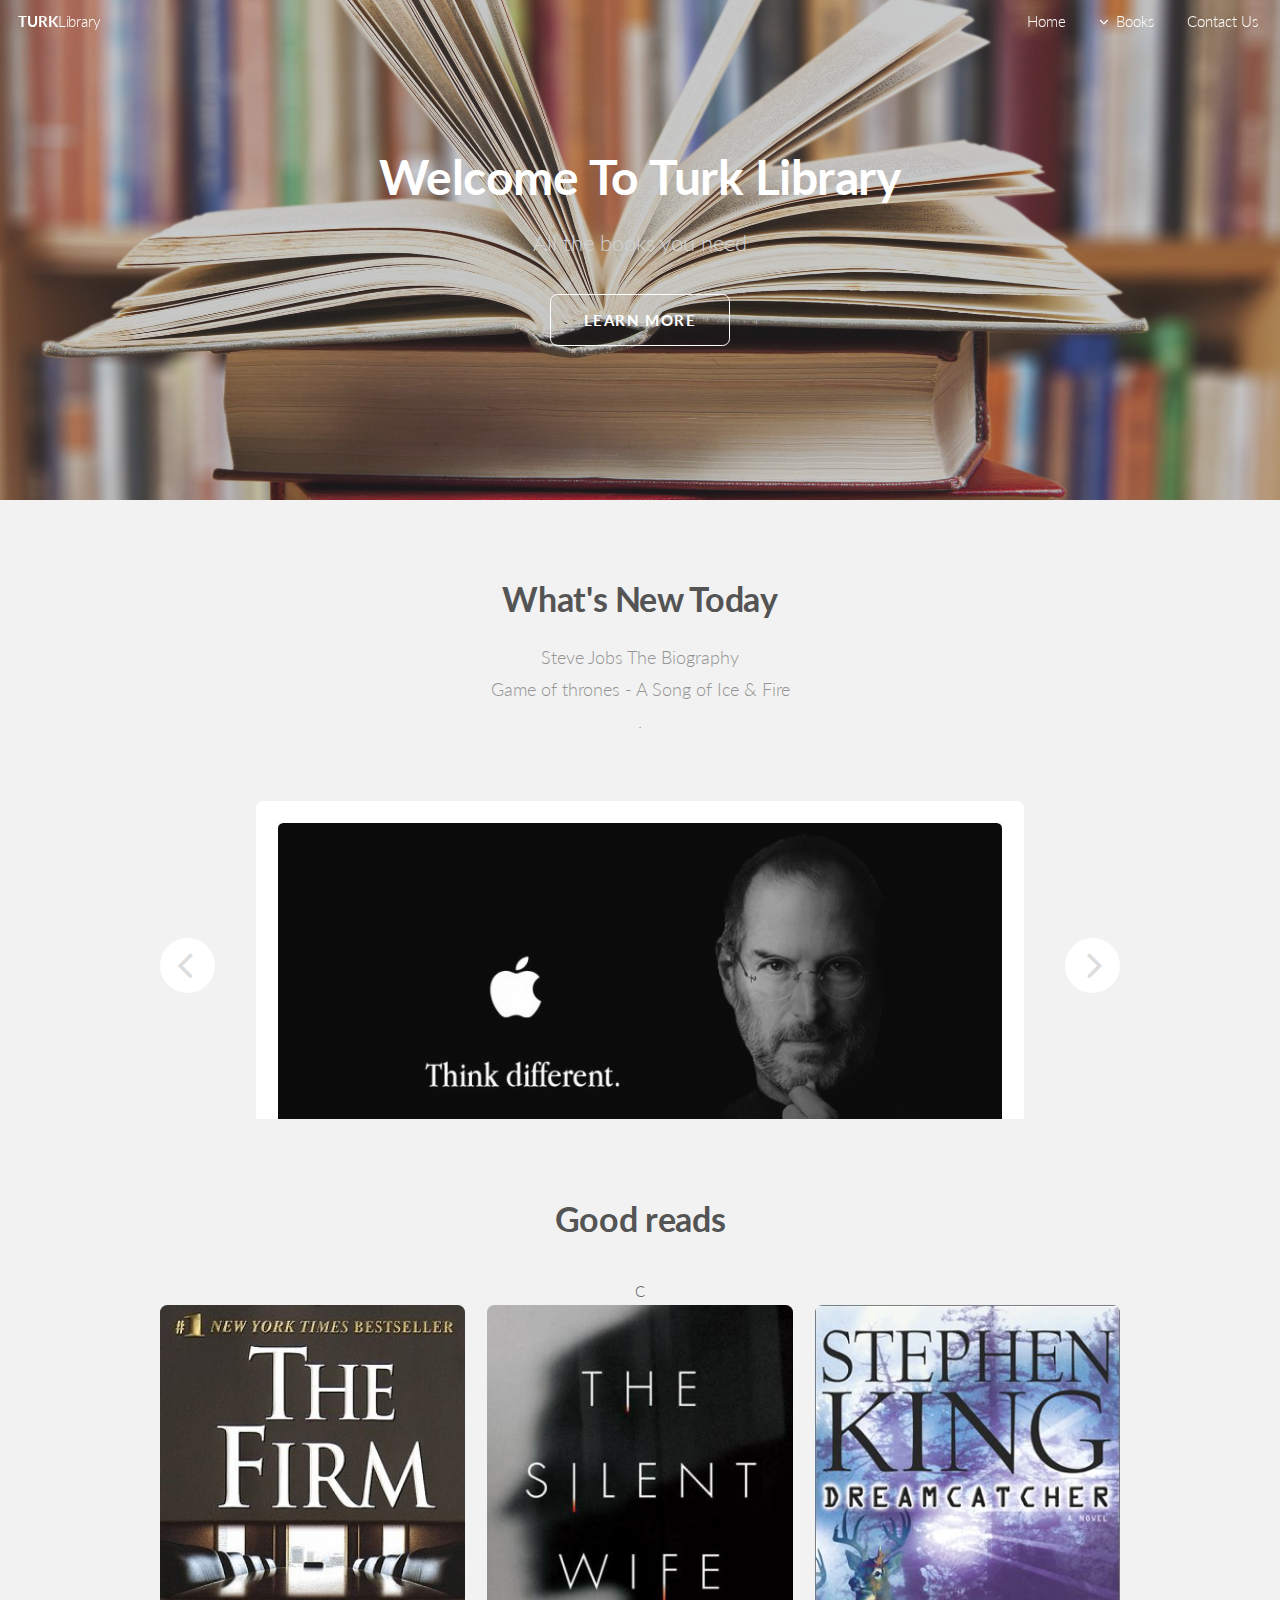
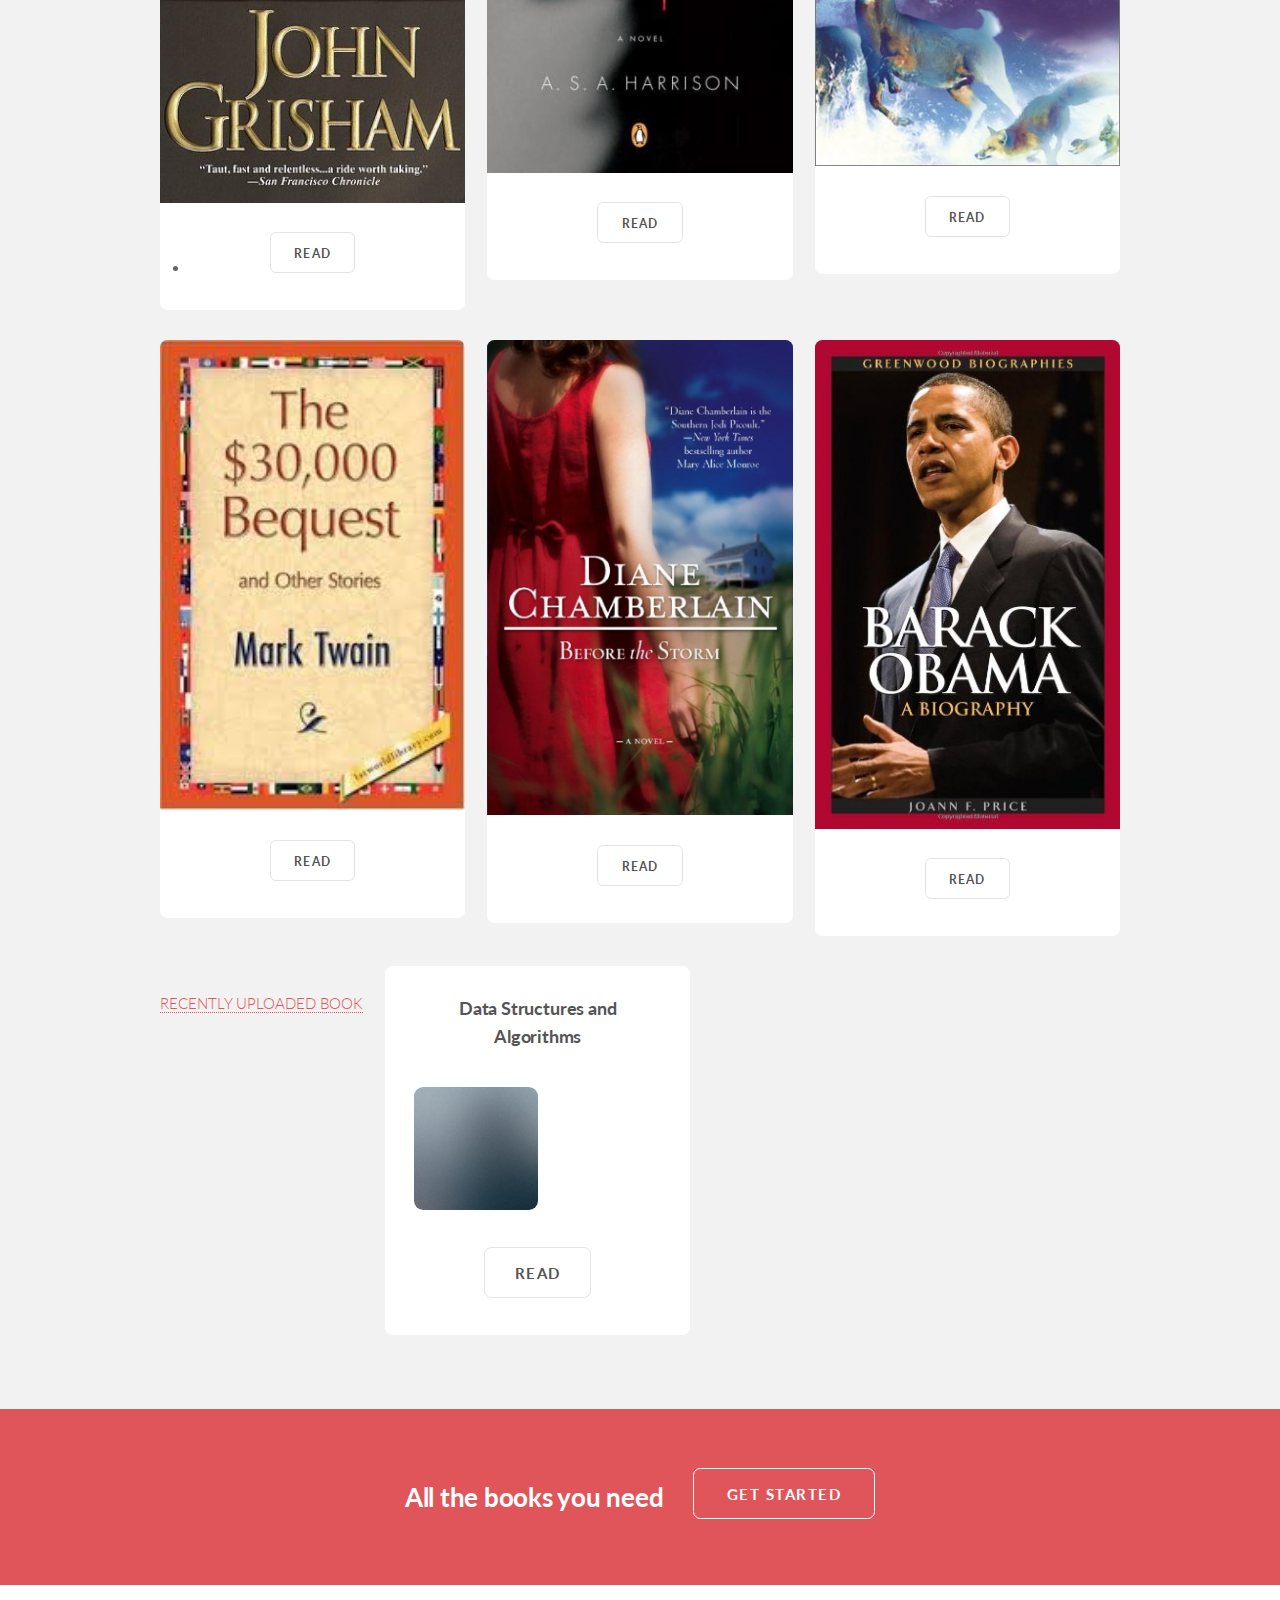
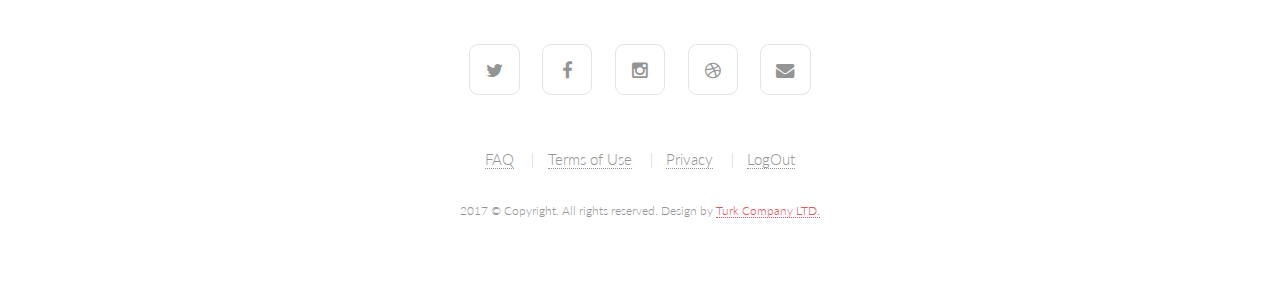
<file: ebookedited/index.html>
<!DOCTYPE HTML>

<html>
	<head>
		<title> Turk Library </title>
		<meta http-equiv="content-type" content="text/html; charset=utf-8" />
		<meta name="description" content="" />
		<meta name="keywords" content="" />
		<script src="js/jquery.min.js"></script>
		<script src="js/jquery.dropotron.min.js"></script>
		<script src="js/jquery.scrollgress.min.js"></script>
		<script src="js/jquery.scrolly.min.js"></script>
		<script src="js/jquery.slidertron.min.js"></script>
		<script src="js/skel.min.js"></script>
		<script src="js/skel-layers.min.js"></script>
		<script src="js/init.js"></script>
		<noscript>
			<link rel="stylesheet" href="css/skel.css" />
			<link rel="stylesheet" href="css/style.css" />
			<link rel="stylesheet" href="css/style-xlarge.css" />
		</noscript>

	</head>
	<body class="landing">

		<!-- Header -->
			<header id="header" class="alt skel-layers-fixed">
				<h1><a href="index.html">TURK<span>Library</span></a></h1>
				<nav id="nav">
					<ul>
						<li><a href="index.html">Home</a></li>
						<li>
							<a href="" class="icon fa-angle-down">Books</a>
							<ul>
								<li><a href="left-sidebar.html">History & Biography </a></li>
								<li><a href="right-sidebar.html">Education </a></li>
								<li><a href="no-sidebar.html"> Fiction</a></li>
							</ul>
						</li>
						<li><a href="elements.html"> Contact Us </a></li>
					</ul>
				</nav>
			</header>

	
			<section id="banner">
				<div class="inner">
					<h2> Welcome To Turk Library </h2>
					<p>All the books you need </p>
					<ul class="actions">
						<li><a href="#one" class="button big scrolly">Learn More</a></li>
					</ul>
				</div>
			</section>

		<!-- One -->
			<section id="one" class="wrapper style1">
				<div class="container">
					<header class="major">
						<h2>What's New Today </h2>
						<p> Steve Jobs The Biography <br />
						 Game of thrones - A Song of Ice & Fire <br />
						 .</p>
					</header>
					<div class="slider">
						<span class="nav-previous"></span>
						<div class="viewer">
							<div class="reel">
								<div class="slide">
									<img src="images/SJ.jpg" alt=" Game of thrones" />
								</div>
								<div class="slide">
									<img src="images/got.jpg" alt="" />
								</div>
								<div class="slide">
									<img src="images/slide03.jpg" alt="" />
								</div>
							</div>
						</div>
						<span class="nav-next"></span>
					</div>
				</div>
			</section>
			
		<!-- Two -->
			
		<!-- Three -->
			<section id="three" class="wrapper style1">
				<div class="container">
					<header class="major">
						<h2>Good reads</h2>C
					</header>
					<div class="row">
						<div class="4u 6u(2) 12u$(3)">
							<article class="box post">
								<a href="books/John Grisham-The Broker-Doubleday (2005).pdf" class="image fit"><img src="images/jg2.jpg" alt="" /></a>
									<li><a href="books/John Grisham-The Broker-Doubleday (2005).pdf" class="button"> Read </a></li>
								</ul>
							</article>
						</div>
						<div class="4u 6u$(2) 12u$(3)">
							<article class="box post">
								<a href="#" class="image fit"><img src="images/tsw.jpg" alt="" /></a>
								
								<ul class="actions">
									<li><a href="books/A. S. A. Harrison-The Silent Wife.epub" class="button">Read</a></li>
								</ul>
							</article>
						</div>
						<div class="4u$ 6u(2) 12u$(3)">
							<article class="box post">
								<a href="#" class="image fit"><img src="images/sk.jpg" alt="" /></a>
								<ul class="actions">
									<li><a href="books/Walter Isaacson-Steve Jobs  -Simon & Schuster (2011).pdf" class="button">Read</a></li>
								</ul>
							</article>
						</div>
						<div class="4u 6u$(2) 12u$(3)">
							<article class="box post">
								<a href="#" class="image fit"><img src="images/$30,000.jpg" alt="" /></a>
								<ul class="actions">
									<li><a href="books/Eoin Colfer-Artemis Fowl, Book 6 The Time Paradox (2008).pdf" class="button">Read</a></li>
								</ul>
							</article>
						</div>
						<div class="4u 6u(2) 12u$(3)">
							<article class="box post">
								<a href="#" class="image fit"><img src="images/bts.jpg" alt="" /></a>
								<ul class="actions">
									<li><a href="books/John Grisham-The Broker-Doubleday (2005).pdf" class="button">Read</a></li>
								</ul>
							</article>
						</div>
						<div class="4u$ 6u$(2) 12u$(3)">
							<article class="box post">
								<a href="#" class="image fit"><img src="images/bo.jpg" alt="" /></a>
								<ul class="actions">
									<li><a href="books/Stephen R. Lawhead-Avalon_ The Return of King Arthur-HarperTorch (2000).pdf" class="button">Read</a></li>
								</ul>
							</article>
						</div>
						
						<div><br><a>RECENTLY UPLOADED BOOK</a></br></div>
						
						
						<div class="4u$ 6u$(2) 12u$(3)">
							<article class="box post">
							<h3>Data Structures and Algorithms<h3>
								<p></p>
								<a href="#" class="image fit"><img src="images/pic09.jpg" alt="" /></a>
								<ul class="actions">
									<li><a href="books/new.pdf" class="button">Read</a></li>
								</ul>
							</article>
						</div>
						
					</div>
				</div>
			</section>
			
		<!-- CTA -->
			<section id="cta" class="wrapper style3">
				<h2>All the books you need</h2>
				<ul class="actions">
					<li><a href="http://google.com" class="button big">Get Started</a></li>
				</ul>
			</section>
			
		<!-- Footer -->
			<footer id="footer">
				<ul class="icons">
					<li><a href="http://twitter.com" class="icon fa-twitter"><span class="label">Twitter</span></a></li>
					<li><a href="http://facebook.com" class="icon fa-facebook"><span class="label">Facebook</span></a></li>
					<li><a href="http://instagram.com" class="icon fa-instagram"><span class="label">Instagram</span></a></li>
					<li><a href="http://dribble.com" class="icon fa-dribbble"><span class="label">Dribbble</span></a></li>
					<li><a href="http://gmail.com" class="icon fa-envelope"><span class="label">Envelope</span></a></li>
				</ul>
				<ul class="menu">
					<li><a href="#">FAQ</a></li>
					<li><a href="#">Terms of Use</a></li>
					<li><a href="#">Privacy</a></li>
					<li><a href="logout.php">LogOut</a></li>
				</ul>
				<span class="copyright">
					2017 &copy; Copyright. All rights reserved. Design by <a href="#">Turk Company LTD.</a>
				</span>
			</footer>

	</body>
</html>
</file>
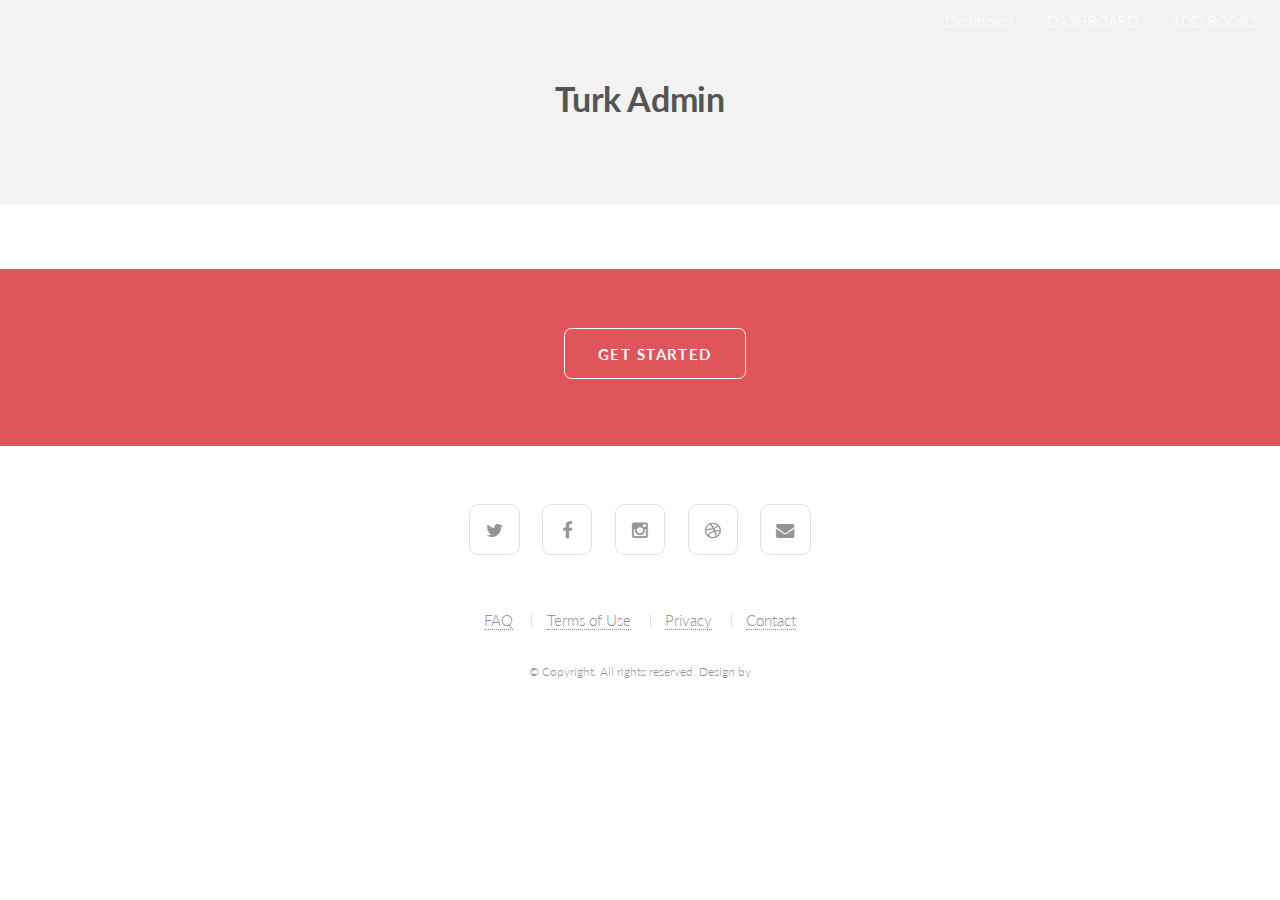
<file: ebookedited/admin/index.html>
<!DOCTYPE HTML>

<html>
	<head>
		<title> </title>
		<meta http-equiv="content-type" content="text/html; charset=utf-8" />
		<meta name="description" content="" />
		<meta name="keywords" content="" />
		<!--[if lte IE 8]><script src="css/ie/html5shiv.js"></script><![endif]-->
		<script src="js/jquery.min.js"></script>
		<script src="js/jquery.dropotron.min.js"></script>
		<script src="js/jquery.scrollgress.min.js"></script>
		<script src="js/jquery.scrolly.min.js"></script>
		<script src="js/jquery.slidertron.min.js"></script>
		<script src="js/skel.min.js"></script>
		<script src="js/skel-layers.min.js"></script>
		<script src="js/init.js"></script>
		<noscript>
			<link rel="stylesheet" href="css/skel.css" />
			<link rel="stylesheet" href="css/style.css" />
			<link rel="stylesheet" href="css/style-xlarge.css" />
		</noscript>
		<!--[if lte IE 9]><link rel="stylesheet" href="css/ie/v9.css" /><![endif]-->
		<!--[if lte IE 8]><link rel="stylesheet" href="css/ie/v8.css" /><![endif]-->
	</head>
	<body class="landing">

		<!-- Header -->
			<header id="header" class="alt skel-layers-fixed">
				<h1><a href="index.html"> <span></span></a></h1>
				<nav id="nav">
					<ul>
						<li><a href="index.html">Dashboard</a></li>
						<li><a href="no-sidebar.html">DASHBOARD</a></li>
						<li><a href="elements.html">ADD BOOKS</a></li>
					</ul>
				</nav>
			</header>

		<!-- One -->
			<section id="one" class="wrapper style1">
				<div class="container">
					<header class="major">
						<h2> Turk Admin
						</h2>
						<p><br />
						<br />
						</p>
					</header>
					
			</section>
			
		
			
		<!-- CTA -->
			<section id="cta" class="wrapper style3">
				<h2></h2>
				<ul class="actions">
					<li><a href="#" class="button big">Get Started</a></li>
				</ul>
			</section>
			
		<!-- Footer -->
			<footer id="footer">
				<ul class="icons">
					<li><a href="#" class="icon fa-twitter"><span class="label">Twitter</span></a></li>
					<li><a href="#" class="icon fa-facebook"><span class="label">Facebook</span></a></li>
					<li><a href="#" class="icon fa-instagram"><span class="label">Instagram</span></a></li>
					<li><a href="#" class="icon fa-dribbble"><span class="label">Dribbble</span></a></li>
					<li><a href="#" class="icon fa-envelope"><span class="label">Envelope</span></a></li>
				</ul>
				<ul class="menu">
					<li><a href="#">FAQ</a></li>
					<li><a href="#">Terms of Use</a></li>
					<li><a href="#">Privacy</a></li>
					<li><a href="#">Contact</a></li>
				</ul>
				<span class="copyright">
					&copy; Copyright. All rights reserved. Design by <a href=""></a>
				</span>
			</footer>

	</body>
</html>
</file>
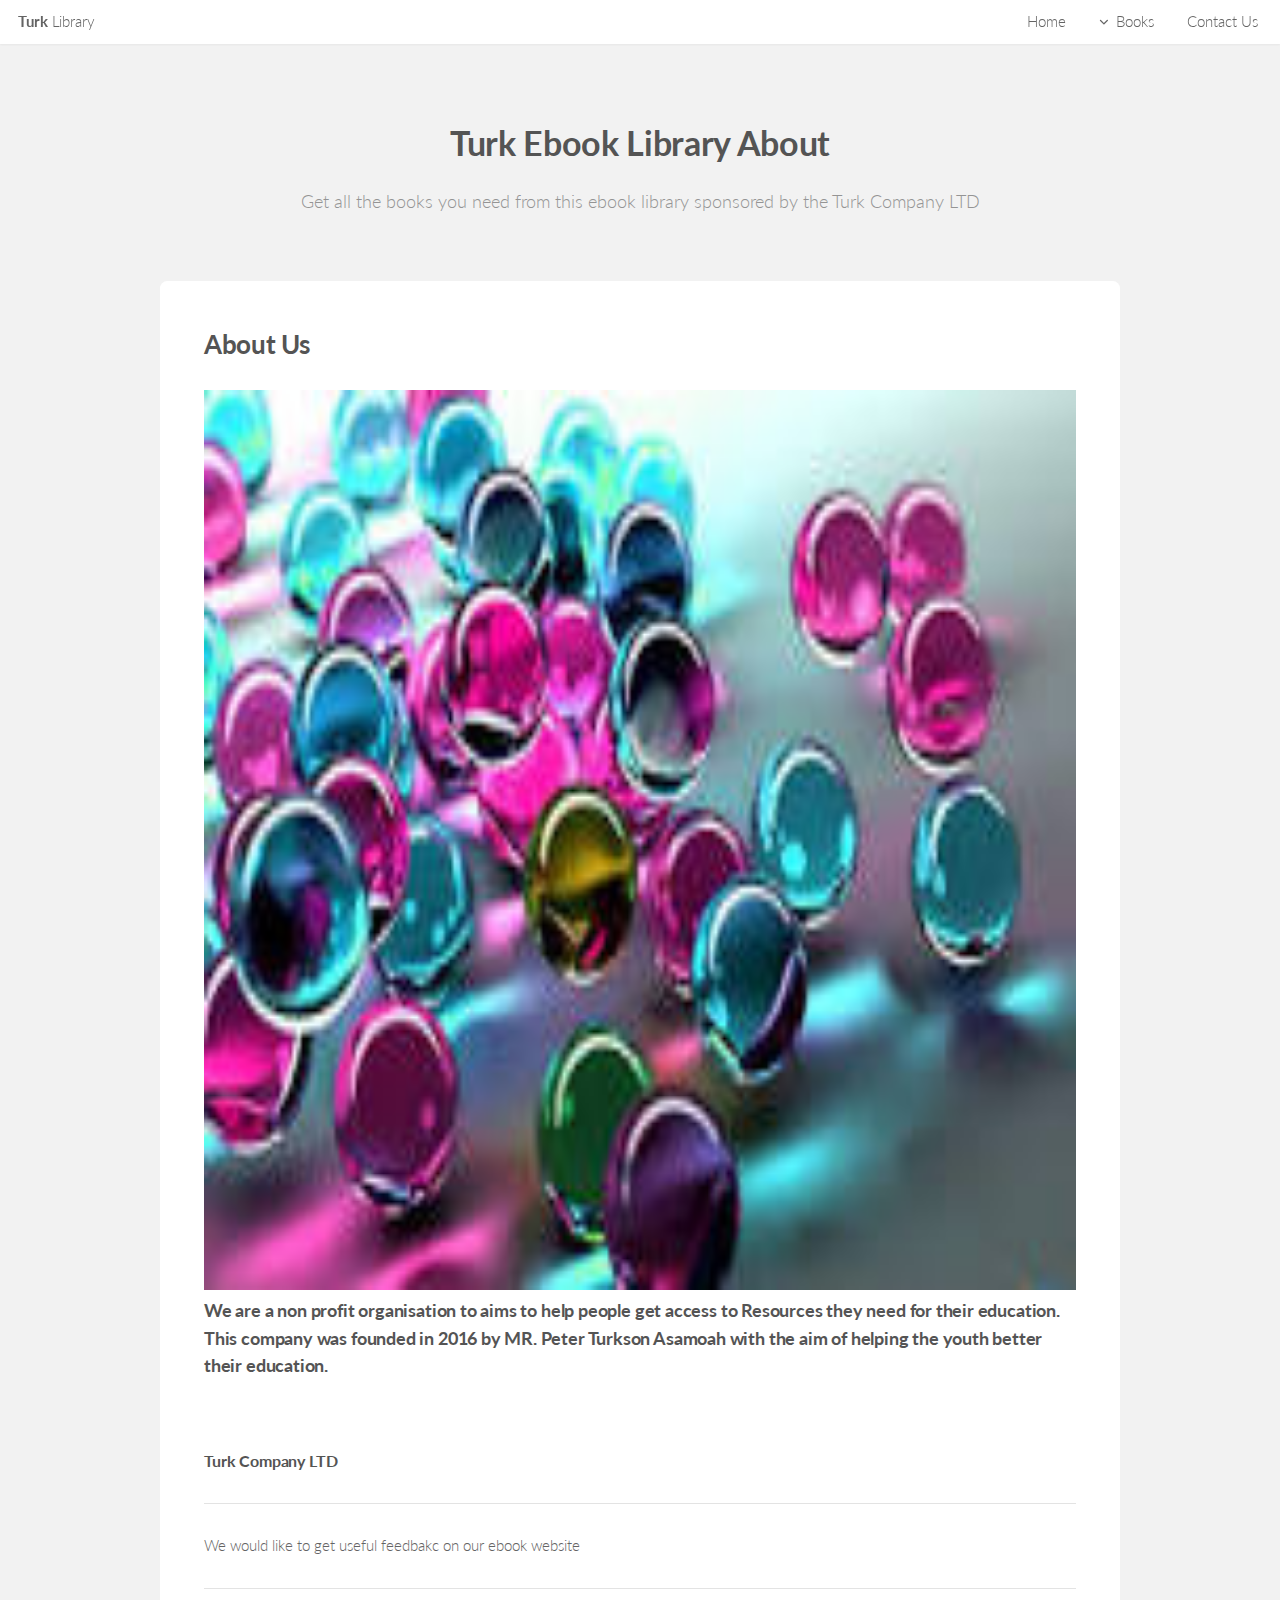
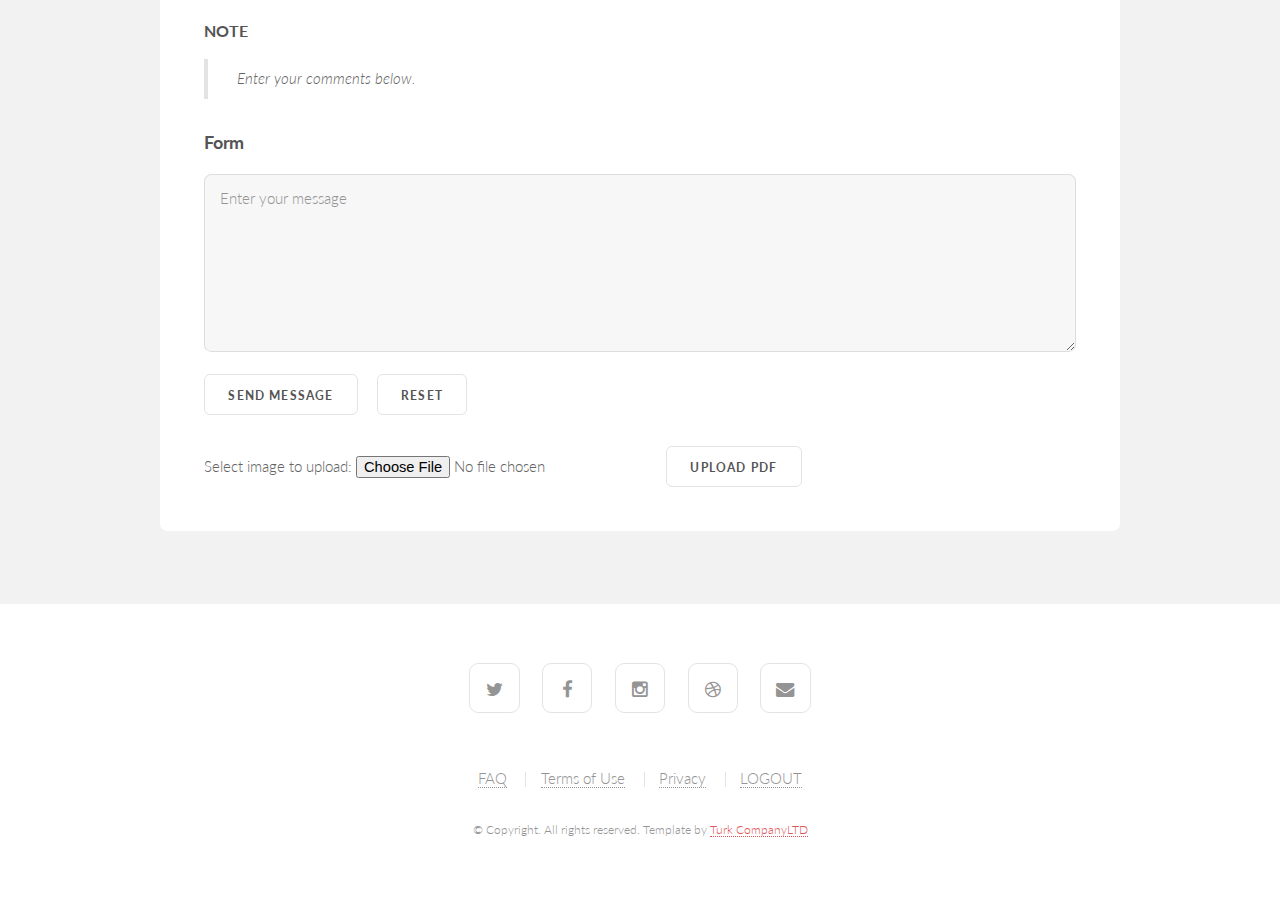
<file: ebookedited/elements.html>
<!DOCTYPE HTML>

<html>
	<head>
		<title> Turk | Contact Us </title>
		<meta http-equiv="content-type" content="text/html; charset=utf-8" />
		<meta name="description" content="" />
		<meta name="keywords" content="" />
		<!--[if lte IE 8]><script src="css/ie/html5shiv.js"></script><![endif]-->
		<script src="js/jquery.min.js"></script>
		<script src="js/jquery.dropotron.min.js"></script>
		<script src="js/jquery.scrollgress.min.js"></script>
		<script src="js/jquery.scrolly.min.js"></script>
		<script src="js/jquery.slidertron.min.js"></script>
		<script src="js/skel.min.js"></script>
		<script src="js/skel-layers.min.js"></script>
		<script src="js/init.js"></script>
		<noscript>
			<link rel="stylesheet" href="css/skel.css" />
			<link rel="stylesheet" href="css/style.css" />
			<link rel="stylesheet" href="css/style-xlarge.css" />
		</noscript>
		<!--[if lte IE 9]><link rel="stylesheet" href="css/ie/v9.css" /><![endif]-->
		<!--[if lte IE 8]><link rel="stylesheet" href="css/ie/v8.css" /><![endif]-->
	</head>
	<body>

		<!-- Header -->
			<header id="header" class="skel-layers-fixed">
			<h1><a href="index.html">Turk <span>Library</span></a></h1>	
				<nav id="nav">
					<ul>
						<li><a href="index.html">Home</a></li>
						<li>
							<a href="" class="icon fa-angle-down">Books</a>
							<ul>
								<li><a href="left-sidebar.html">History & Biography</a></li>
								<li><a href="right-sidebar.html">Education</a></li>
								<li><a href="no-sidebar.html">Fiction</a></li>
							</ul>
						</li>
						<li><a href="elements.html"> Contact Us</a></li>
					</ul>
				</nav>
			</header>

		<!-- Main -->
			<section id="main" class="wrapper style1">
				<header class="major">
					<h2>Turk Ebook Library About </h2>
					<p>Get all the books you need from this ebook library sponsored by the Turk Company LTD</p>
				</header>
				<div class="container">
						
					<!-- Content -->
						<section id="content">

							<!-- Text -->
								<section>
									<h2> About Us </h2>
									<header>
										<img src="abt.jpg" alt="Group Photo" width="100%" height="900px">
										<h3>We are a non profit organisation to aims to help people get access to Resources they need for their education. 
											This company was founded in 2016 by MR. Peter Turkson Asamoah with the aim of helping the youth better their education.
										</h3>
									</header>
									<header>
										<br><br>
										<h4> Turk Company LTD</h4>
									</header>									
									<hr>
									We would like to get useful feedbakc on our ebook website

									<hr />

									<h4>NOTE</h4>
									<blockquote>Enter your comments below.</blockquote>
								</section>

							<!-- Form -->
								<section>
									<h3>Form</h3>
									<form method="post" action="#">
										<div class="row uniform">
											<div class="12u">
												<textarea name="message" id="message" placeholder="Enter your message" rows="6"></textarea>
											</div>
										</div>
										<div class="row uniform">
											<div class="12u">
												<ul class="actions">
													<li><input type="submit" value="Send Message" /></li>
													<li><input type="reset" value="Reset" class="alt" /></li>
												</ul>
											</div>
										</div>
									</form>
									<form action="images" method="post" enctype="multipart/form-data">
										Select image to upload:
										<input type="file" name="fileToUpload" id="fileToUpload">
										<input type="submit" value="Upload pdf" name="submit">
									</form>

								</section>
						</section>

				</div>
			</section>
			
		<!-- Footer -->
			<footer id="footer">
				<ul class="icons">
					<li><a href="http://twitter.com" class="icon fa-twitter"><span class="label">Twitter</span></a></li>
					<li><a href="http://facebook.com" class="icon fa-facebook"><span class="label">Facebook</span></a></li>
					<li><a href="http://instagram.com" class="icon fa-instagram"><span class="label">Instagram</span></a></li>
					<li><a href="http://dribble.com" class="icon fa-dribbble"><span class="label">Dribbble</span></a></li>
					<li><a href="http://gmail.com" class="icon fa-envelope"><span class="label">Envelope</span></a></li>
				</ul>
				<ul class="menu">
					<li><a href="http://gmail.com">FAQ</a></li>
					<li><a href="http://gmail.com">Terms of Use</a></li>
					<li><a href="http://gmail.com">Privacy</a></li>
					<li><a href="logout.php">LOGOUT</a></li>
				</ul>
				<span class="copyright">
			&copy; Copyright. All rights reserved. Template by <a href="http://www.google.com"> Turk CompanyLTD </a>	
				</span>
			</footer>

			<script>

function myFunction() {
    var input, filter, ul, li, a, i;
    input = document.getElementById("myInput");
    filter = input.value.toUpperCase();
    ul = document.getElementById("main");
    li = ul.getElementsByTagName("article");
    for (i = 0; i < li.length; i++) {
        a = li[i].getElementsByTagName("h3")[0];
        if (a.innerHTML.toUpperCase().indexOf(filter) > -1) {
            li[i].style.display = "";
        } else {
            li[i].style.display = "none";

        }
    }
}
</script>

	</body>
</html>
</file>
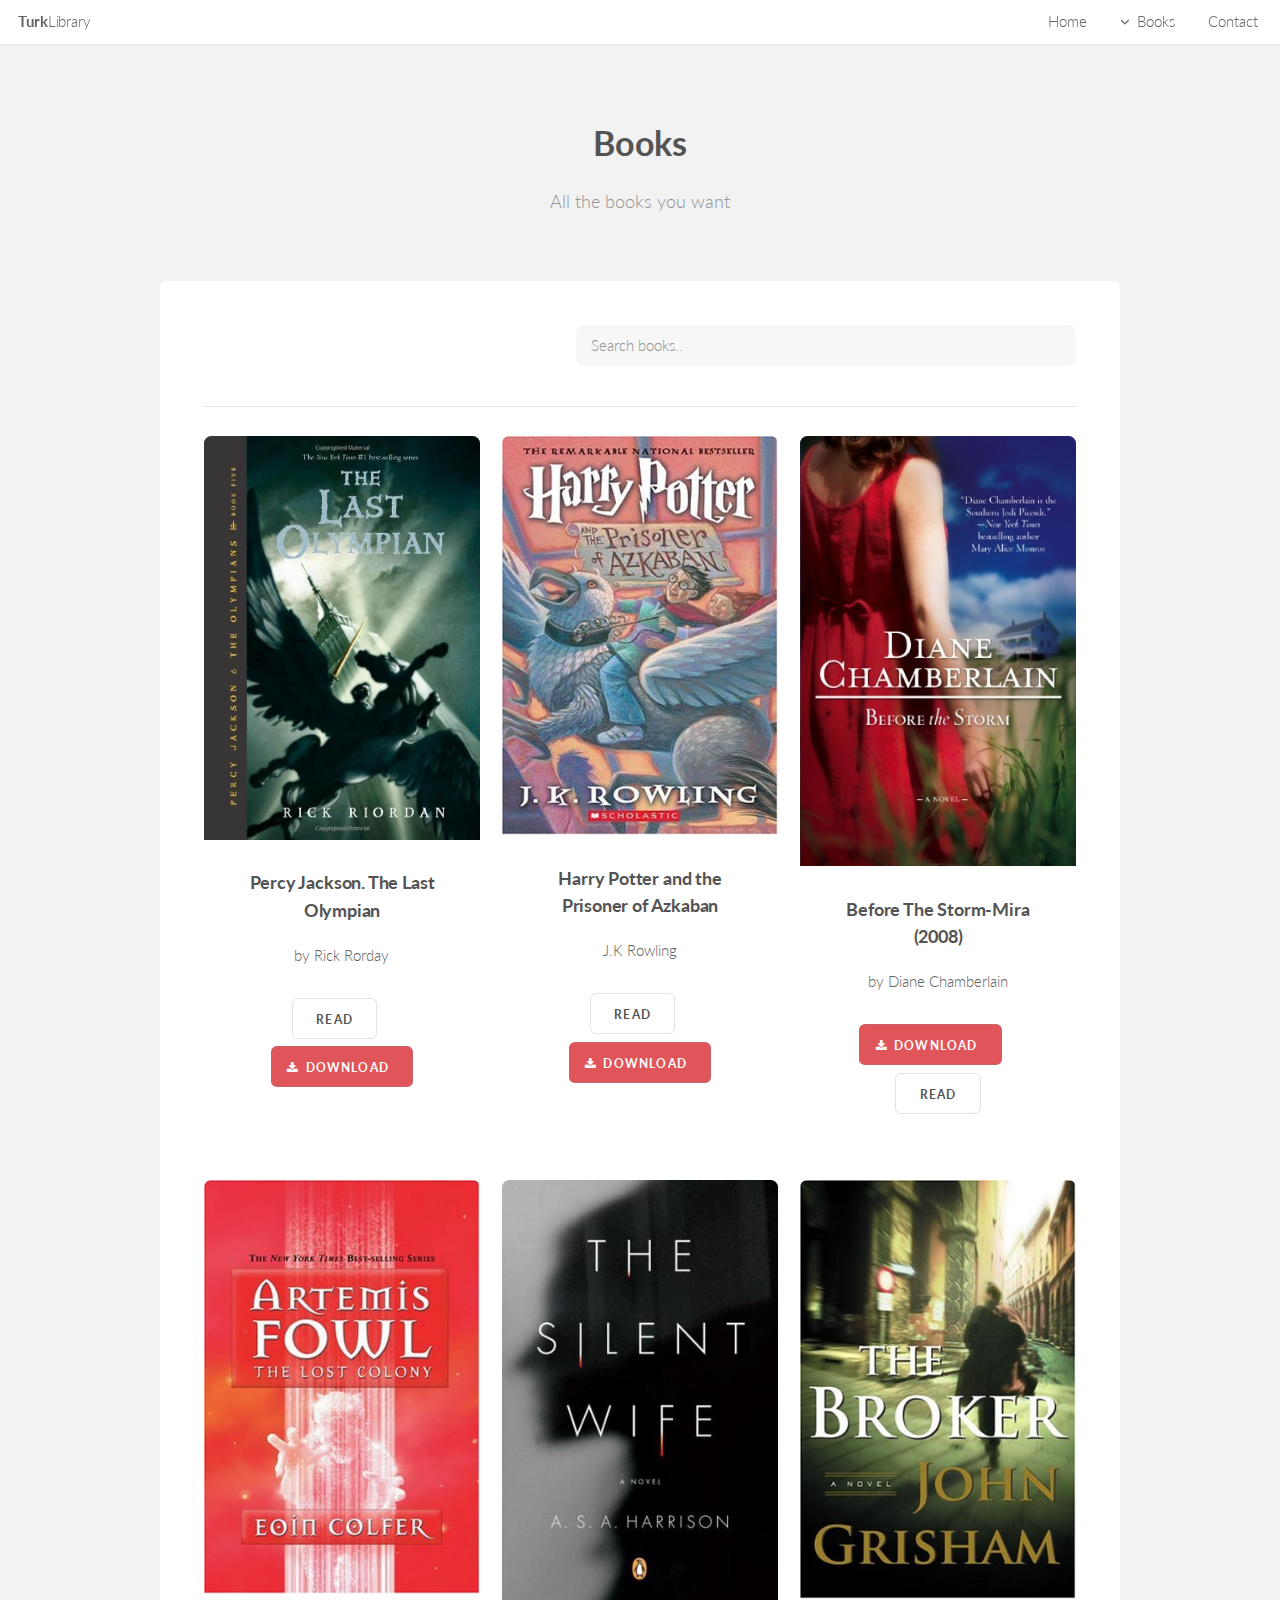
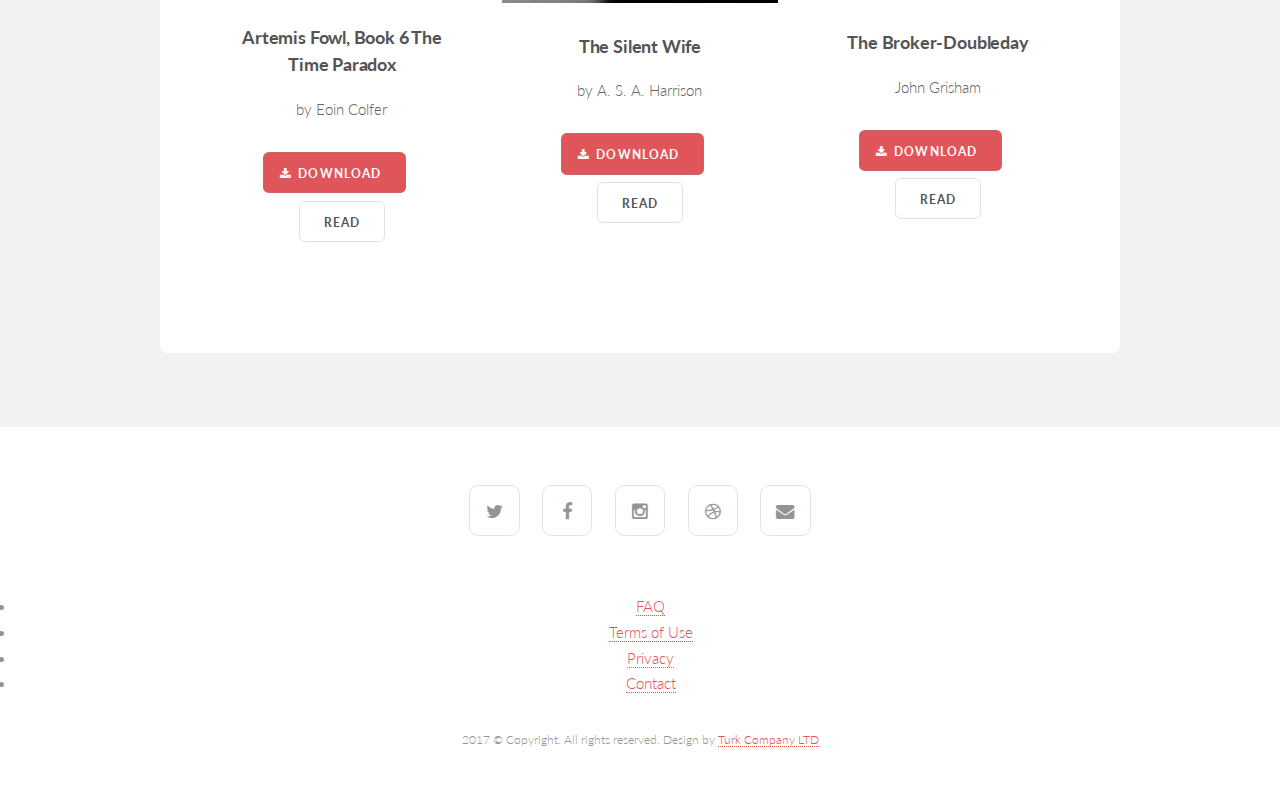
<file: ebookedited/no-sidebar.html>
<!DOCTYPE HTML>

<html>
	<head>
		<title>Books </title>

		<meta http-equiv="content-type" content="text/html; charset=utf-8" />
		<meta name="description" content="" />
		<meta name="keywords" content="" />
		<!--[if lte IE 8]><script src="css/ie/html5shiv.js"></script><![endif]-->
		<script src="js/jquery.min.js"></script>
		<script src="js/jquery.dropotron.min.js"></script>
		<script src="js/jquery.scrollgress.min.js"></script>
		<script src="js/jquery.scrolly.min.js"></script>
		<script src="js/jquery.slidertron.min.js"></script>
		<script src="js/skel.min.js"></script>
		<script src="js/skel-layers.min.js"></script>
		<script src="js/init.js"></script>
		<noscript>
			<link rel="stylesheet" href="css/skel.css" />
			<link rel="stylesheet" href="css/style.css" />
			<link rel="stylesheet" href="css/style-xlarge.css" />
		</noscript>
		<!--[if lte IE 9]><link rel="stylesheet" href="css/ie/v9.css" /><![endif]-->
		<!--[if lte IE 8]><link rel="stylesheet" href="css/ie/v8.css" /><![endif]-->
	</head>
	<body>

		<!-- Header -->
			<header id="header" class="skel-layers-fixed">
			<h1><a href="index.html"> Turk<span>Library</span></a></h1>	
				<nav id="nav">
					<ul>
						<li><a href="index.html">Home</a></li>
						<li>
							<a href="" class="icon fa-angle-down">Books</a>
							<ul>
								<li><a href="left-sidebar.html">History & Biograpy</a></li>
								<li><a href="right-sidebar.html">Education</a></li>
								<li><a href="no-sidebar.html">Fiction</a></li>
							</ul>
						</li>
						<li><a href="elements.html">Contact</a></li>
					</ul>
				</nav>
			</header>

		<!-- Main -->
			<section id="main" class="wrapper style1">
				<header class="major">
					<h2> Books </h2>
					<p>All the books you want</p>


				</header>
				<div class="container">
						
					<!-- Content -->
					<input type="text" id="myInput" onkeyup="myFunction()" placeholder="Search books.."><br><br><hr>
						<div class="row">
						<div class="4u 6u(2) 12u$(3)">
							<article class="box post">
								<a href="#" class="image fit"><img src="images/PJO5.jpg" alt="" /></a>
								<h3>Percy Jackson. The Last Olympian </h3>
								<p>by Rick Rorday</p>
								<ul class="actions">
									<li><a href="books/PJO5.pdf" class="button">Read</a></li>
									<li><a href="books/PJO5.pdf" class="button special icon fa-download" download="PJ05.pdf">Download</a></li>
								</ul>
							</article>
						</div>
						<div class="4u 6u$(2) 12u$(3)">
							<article class="box post" id="myUL">
								<a href="#" class="image fit"><img src="images/hppa.jpg" alt="Harry Potter" /></a>
								<h3>Harry Potter and the Prisoner of Azkaban</h3>
								<p>J.K Rowling</p>
								<ul class="actions">
									<li><a href="books/(Harry Potter 3) J.K. Rowling, Mary GrandPré-Harry Potter and the Prisoner of Azkaban-Scholastic (1999).pdf" class="button">Read</a></li>
									<li><a href="books/(Harry Potter 3) J.K. Rowling, Mary GrandPré-Harry Potter and the Prisoner of Azkaban-Scholastic (1999).pdf" class="button special icon fa-download" download="(Harry Potter 3) J.K. Rowling, Mary GrandPré-Harry Potter and the Prisoner of Azkaban-Scholastic (1999).pdf">Download</a></li>
								</ul>
							</article>
						</div>
						<div class="4u$ 6u(2) 12u$(3)">
							<article class="box post" id="myUL">
								<a href="#" class="image fit"><img src="images/bts.jpg" alt="" /></a>
								<h3>Before The Storm-Mira (2008)</h3>
								<p>by Diane Chamberlain</p>
								<ul class="actions">
									<li><a href="books/Diane Chamberlain-Before The Storm-Mira (2008).pdf" class="button special icon fa-download" download="Diane Chamberlain-Before The Storm-Mira (2008).pdf">Download</a></li>
									<li><a href="books/Diane Chamberlain-Before The Storm-Mira (2008).pdf" class="button">Read</a></li>
								</ul>
							</article>
						</div>
						<div class="4u 6u$(2) 12u$(3)">
							<article class="box post">
								<a href="#" class="image fit"><img src="images/af.jpg" alt="" /></a>
								<h3>Artemis Fowl, Book 6 The Time Paradox </h3>
								<p>by Eoin Colfer</p>
								<ul class="actions">
									<li><a href="books/Eoin Colfer-Artemis Fowl, Book 6 The Time Paradox (2008).pdf" class="button special icon fa-download" download="Eoin Colfer-Artemis Fowl, Book 6 The Time Paradox (2008).pdf">Download</a></li>
									<li><a href="books/Eoin Colfer-Artemis Fowl, Book 6 The Time Paradox (2008).pdf" class="button">Read</a></li>
								</ul>
							</article>
						</div>
						<div class="4u 6u(2) 12u$(3)">
							<article class="box post">
								<a href="#" class="image fit"><img src="images/tsw.jpg" alt="" /></a>
								<h3>The Silent Wife</h3>
								<p>by A. S. A. Harrison</p>
								<ul class="actions">
									<li><a href="books/A. S. A. Harrison-The Silent Wife.epub" class="button special icon fa-download" download="A. S. A. Harrison-The Silent Wife.epub">Download</a></li>
									<li><a href="books/A. S. A. Harrison-The Silent Wife.epub" class="button">Read</a></li>
								</ul>
							</article>
						</div>
						<div class="4u$ 6u$(2) 12u$(3)">
							<article class="box post">
								<a href="#" class="image fit"><img src="images/jg.jpg" alt="" /></a>
								<h3>The Broker-Doubleday </h3>
								<p>John Grisham</p>
								<ul class="actions">
									<li><a href="books/John Grisham-The Broker-Doubleday (2005).pdf" class="button special icon fa-download" download="John Grisham-The Broker-Doubleday (2005).pdf">Download</a></li>
									<li><a href="books/John Grisham-The Broker-Doubleday (2005).pdf" class="button">Read</a></li>
								</ul>
							</article>
						</div>
					</div>
				</div>
			</section>
			
			
		<!-- Footer -->
			<footer id="footer">
				<ul class="icons">
					<li><a href="#" class="icon fa-twitter"><span class="label">Twitter</span></a></li>
					<li><a href="#" class="icon fa-facebook"><span class="label">Facebook</span></a></li>
					<li><a href="#" class="icon fa-instagram"><span class="label">Instagram</span></a></li>
					<li><a href="#" class="icon fa-dribbble"><span class="label">Dribbble</span></a></li>
					<li><a href="#" class="icon fa-envelope"><span class="label">Envelope</span></a></li>
				</ul>
				<ul id="menu">
					<li><a href="#">FAQ</a></li>
					<li><a href="#">Terms of Use</a></li>
					<li><a href="#">Privacy</a></li>
					<li><a href="#">Contact</a></li>
				</ul>
				<span class="copyright">
					2017 &copy; Copyright. All rights reserved. Design by <a href="http://www.html5webtemplates.co.uk">Turk Company LTD</a>
				</span>
			</footer>
			<script>

function myFunction() {
    var input, filter, ul, li, a, i;
    input = document.getElementById("myInput");
    filter = input.value.toUpperCase();
    ul = document.getElementById("main");
    li = ul.getElementsByTagName("article");
    for (i = 0; i < li.length; i++) {
        a = li[i].getElementsByTagName("h3")[0];
        if (a.innerHTML.toUpperCase().indexOf(filter) > -1) {
            li[i].style.display = "";
        } else {
            li[i].style.display = "none";

        }
    }
}
</script>

	</body>
</html>
</file>
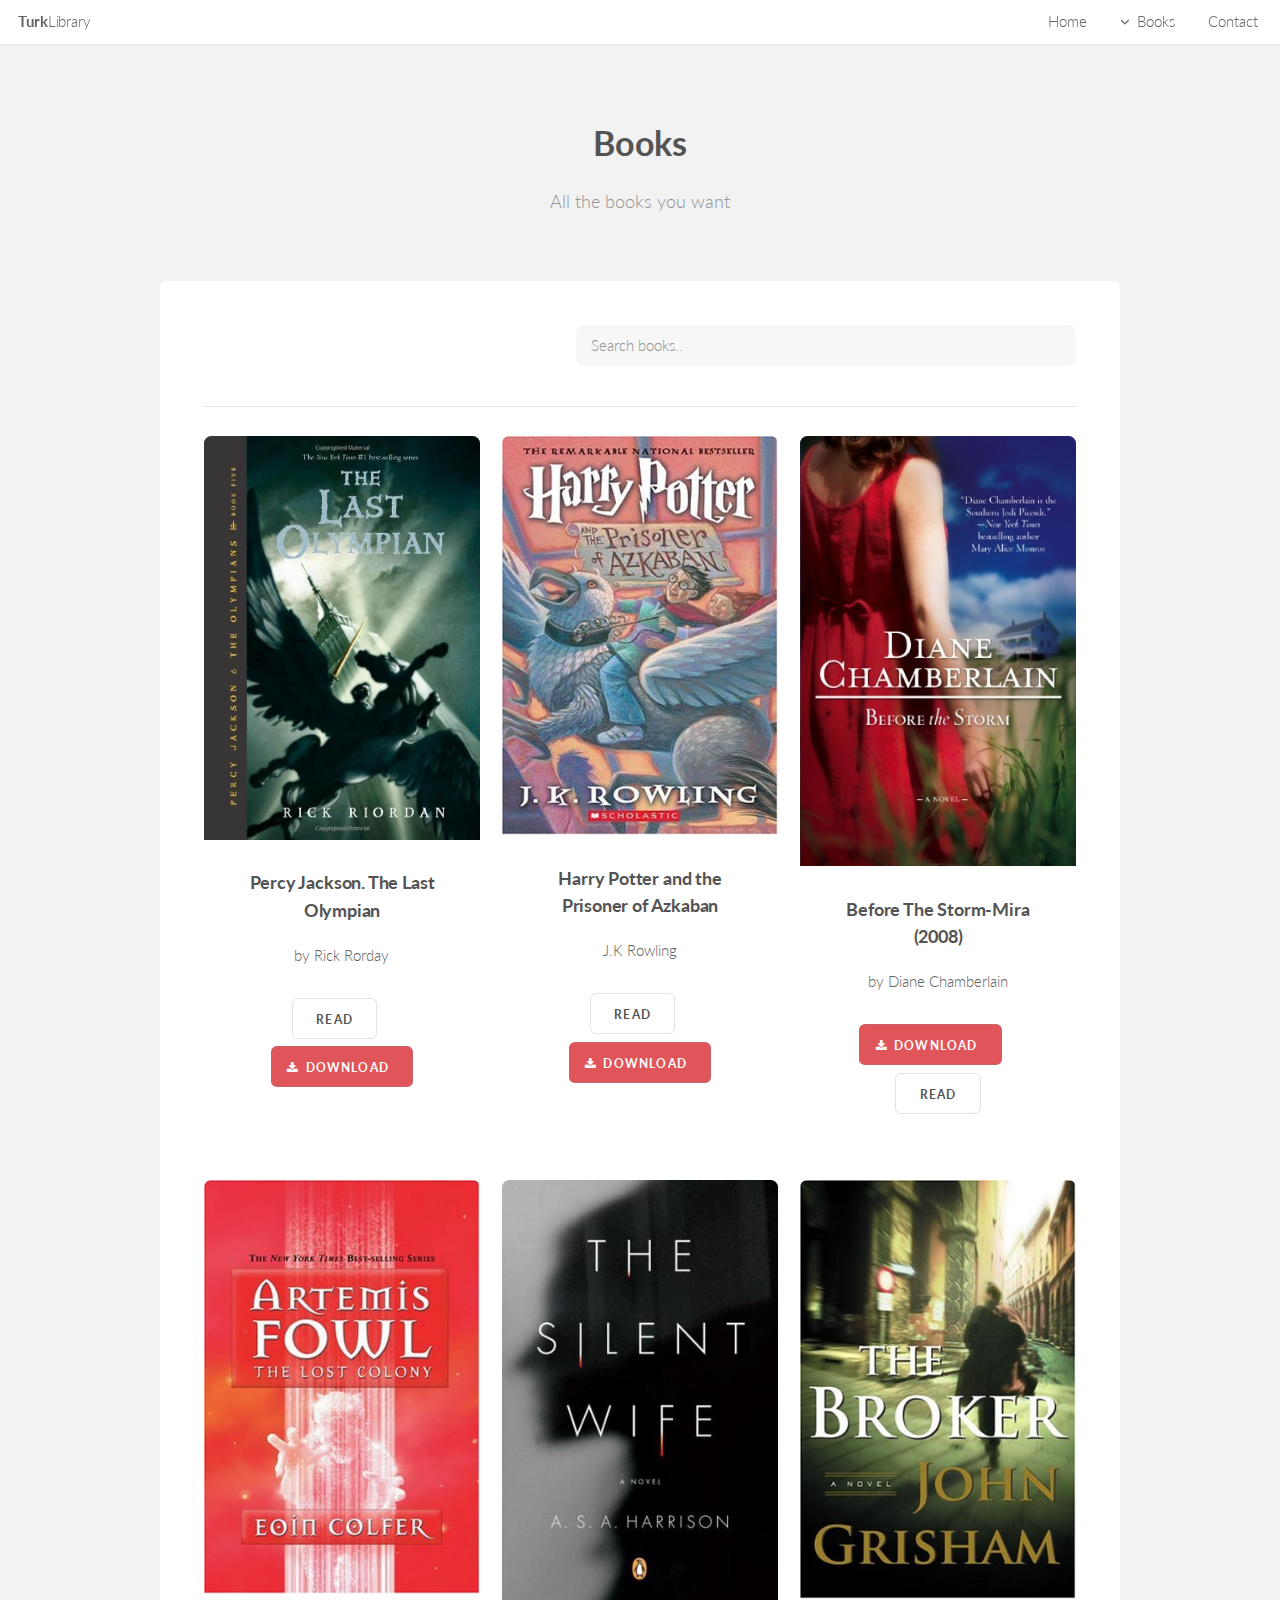
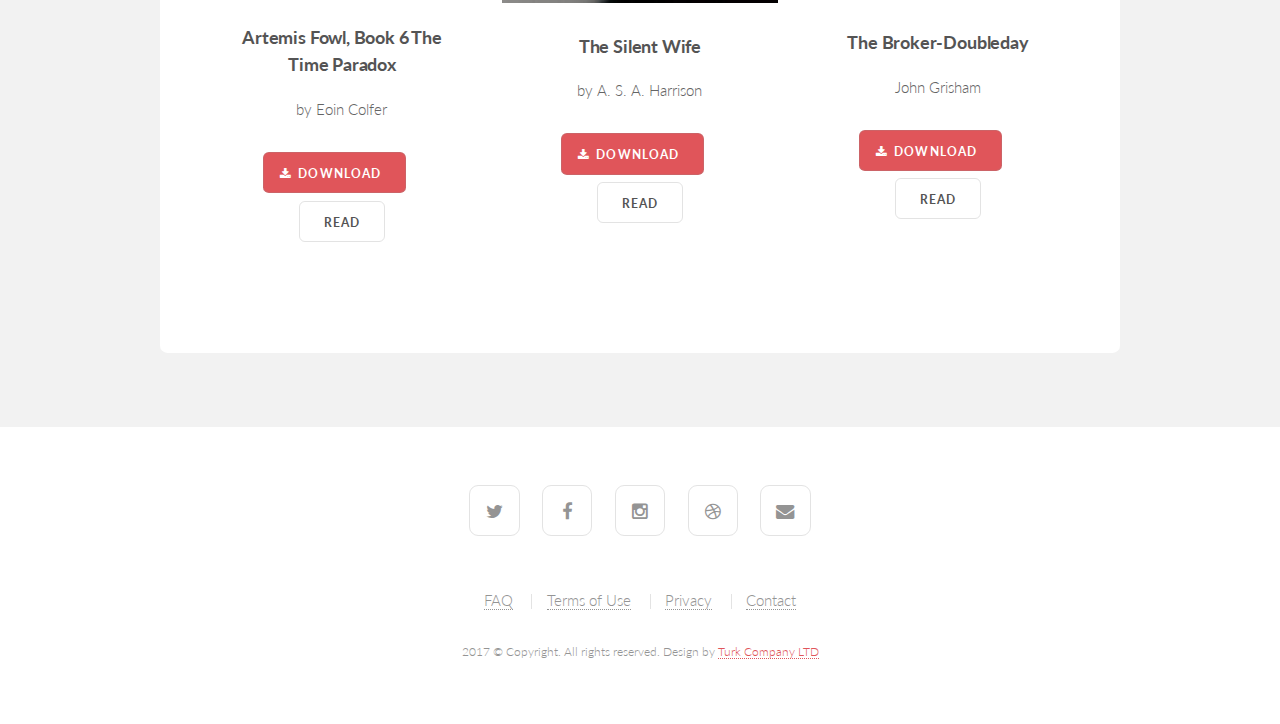
<file: ebookedited/right-sidebar.html>
<!DOCTYPE HTML>

<html>
	<head>
		<title> Books </title>
		<meta http-equiv="content-type" content="text/html; charset=utf-8" />
		<meta name="description" content="" />
		<meta name="keywords" content="" />
		<!--[if lte IE 8]><script src="css/ie/html5shiv.js"></script><![endif]-->
		<script src="js/jquery.min.js"></script>
		<script src="js/jquery.dropotron.min.js"></script>
		<script src="js/jquery.scrollgress.min.js"></script>
		<script src="js/jquery.scrolly.min.js"></script>
		<script src="js/jquery.slidertron.min.js"></script>
		<script src="js/skel.min.js"></script>
		<script src="js/skel-layers.min.js"></script>
		<script src="js/init.js"></script>
		<noscript>
			<link rel="stylesheet" href="css/skel.css" />
			<link rel="stylesheet" href="css/style.css" />
			<link rel="stylesheet" href="css/style-xlarge.css" />
		</noscript>
		<!--[if lte IE 9]><link rel="stylesheet" href="css/ie/v9.css" /><![endif]-->
		<!--[if lte IE 8]><link rel="stylesheet" href="css/ie/v8.css" /><![endif]-->
	</head>
	<body>

		<!-- Header -->
			<header id="header" class="skel-layers-fixed">
		<h1><a href="index.html">Turk<span>Library</span></a></h1>	
				<nav id="nav">
					<ul>
						<li><a href="index.html">Home</a></li>
						<li>
							<a href="" class="icon fa-angle-down">Books</a>
							<ul>
								<li><a href="left-sidebar.html">History & Biography</a></li>
								<li><a href="right-sidebar.html"> Education</a></li>
								<li><a href="no-sidebar.html">Fiction</a></li>
							</ul>
						</li>
						<li><a href="elements.html">Contact</a></li>
					</ul>
				</nav>
			</header>

		<!-- Main -->
			<section id="main" class="wrapper style1">
				<header class="major">
					<h2> Books </h2>
					<p>All the books you want</p>


				</header>
				<div class="container">
						
					<!-- Content -->
					<input type="text" id="myInput" onkeyup="myFunction()" placeholder="Search books.."><br><br><hr>
						<div class="row">
						<div class="4u 6u(2) 12u$(3)">
							<article class="box post">
								<a href="#" class="image fit"><img src="images/PJO5.jpg" alt="" /></a>
								<h3>Percy Jackson. The Last Olympian </h3>
								<p>by Rick Rorday</p>
								<ul class="actions">
									<li><a href="books/PJO5.pdf" class="button">Read</a></li>
									<li><a href="books/PJO5.pdf" class="button special icon fa-download" download="PJ05.pdf">Download</a></li>
								</ul>
							</article>
						</div>
						<div class="4u 6u$(2) 12u$(3)">
							<article class="box post" id="myUL">
								<a href="#" class="image fit"><img src="images/hppa.jpg" alt="Harry Potter" /></a>
								<h3>Harry Potter and the Prisoner of Azkaban</h3>
								<p>J.K Rowling</p>
								<ul class="actions">
									<li><a href="books/(Harry Potter 3) J.K. Rowling, Mary GrandPré-Harry Potter and the Prisoner of Azkaban-Scholastic (1999).pdf" class="button">Read</a></li>
									<li><a href="books/(Harry Potter 3) J.K. Rowling, Mary GrandPré-Harry Potter and the Prisoner of Azkaban-Scholastic (1999).pdf" class="button special icon fa-download" download="(Harry Potter 3) J.K. Rowling, Mary GrandPré-Harry Potter and the Prisoner of Azkaban-Scholastic (1999).pdf">Download</a></li>
								</ul>
							</article>
						</div>
						<div class="4u$ 6u(2) 12u$(3)">
							<article class="box post" id="myUL">
								<a href="#" class="image fit"><img src="images/bts.jpg" alt="" /></a>
								<h3>Before The Storm-Mira (2008)</h3>
								<p>by Diane Chamberlain</p>
								<ul class="actions">
									<li><a href="books/Diane Chamberlain-Before The Storm-Mira (2008).pdf" class="button special icon fa-download" download="Diane Chamberlain-Before The Storm-Mira (2008).pdf">Download</a></li>
									<li><a href="books/Diane Chamberlain-Before The Storm-Mira (2008).pdf" class="button">Read</a></li>
								</ul>
							</article>
						</div>
						<div class="4u 6u$(2) 12u$(3)">
							<article class="box post">
								<a href="#" class="image fit"><img src="images/af.jpg" alt="" /></a>
								<h3>Artemis Fowl, Book 6 The Time Paradox </h3>
								<p>by Eoin Colfer</p>
								<ul class="actions">
									<li><a href="books/Eoin Colfer-Artemis Fowl, Book 6 The Time Paradox (2008).pdf" class="button special icon fa-download" download="Eoin Colfer-Artemis Fowl, Book 6 The Time Paradox (2008).pdf">Download</a></li>
									<li><a href="books/Eoin Colfer-Artemis Fowl, Book 6 The Time Paradox (2008).pdf" class="button">Read</a></li>
								</ul>
							</article>
						</div>
						<div class="4u 6u(2) 12u$(3)">
							<article class="box post">
								<a href="#" class="image fit"><img src="images/tsw.jpg" alt="" /></a>
								<h3>The Silent Wife</h3>
								<p>by A. S. A. Harrison</p>
								<ul class="actions">
									<li><a href="books/A. S. A. Harrison-The Silent Wife.epub" class="button special icon fa-download" download="A. S. A. Harrison-The Silent Wife.epub">Download</a></li>
									<li><a href="books/A. S. A. Harrison-The Silent Wife.epub" class="button">Read</a></li>
								</ul>
							</article>
						</div>
						<div class="4u$ 6u$(2) 12u$(3)">
							<article class="box post">
								<a href="#" class="image fit"><img src="images/jg.jpg" alt="" /></a>
								<h3>The Broker-Doubleday </h3>
								<p>John Grisham</p>
								<ul class="actions">
									<li><a href="books/John Grisham-The Broker-Doubleday (2005).pdf" class="button special icon fa-download" download="John Grisham-The Broker-Doubleday (2005).pdf">Download</a></li>
									<li><a href="books/John Grisham-The Broker-Doubleday (2005).pdf" class="button">Read</a></li>
								</ul>
							</article>
						</div>
					</div>
				</div>
			</section>
			
			
		<!-- Footer -->
			<footer id="footer">
				<ul class="icons">
					<li><a href="#" class="icon fa-twitter"><span class="label">Twitter</span></a></li>
					<li><a href="#" class="icon fa-facebook"><span class="label">Facebook</span></a></li>
					<li><a href="#" class="icon fa-instagram"><span class="label">Instagram</span></a></li>
					<li><a href="#" class="icon fa-dribbble"><span class="label">Dribbble</span></a></li>
					<li><a href="#" class="icon fa-envelope"><span class="label">Envelope</span></a></li>
				</ul>
				<ul class="menu">
					<li><a href="#">FAQ</a></li>
					<li><a href="#">Terms of Use</a></li>
					<li><a href="#">Privacy</a></li>
					<li><a href="#">Contact</a></li>
				</ul>
				<span class="copyright">
						2017 &copy; Copyright. All rights reserved. Design by <a href="http://www.html5webtemplates.co.uk">Turk Company LTD</a>
				</span>
			</footer>

			<!-- Search bar -->
			<script>
			 function myFunction() {
    var input, filter, ul, li, a, i;
    input = document.getElementById("myInput");
    filter = input.value.toUpperCase();
    ul = document.getElementById("main");
    li = ul.getElementsByTagName("article");
    for (i = 0; i < li.length; i++) {
        a = li[i].getElementsByTagName("h3")[0];
        if (a.innerHTML.toUpperCase().indexOf(filter) > -1) {
            li[i].style.display = "";
        } else {
            li[i].style.display = "none";

        }
    }
	}
</script>

	</body>
</html>
</file>
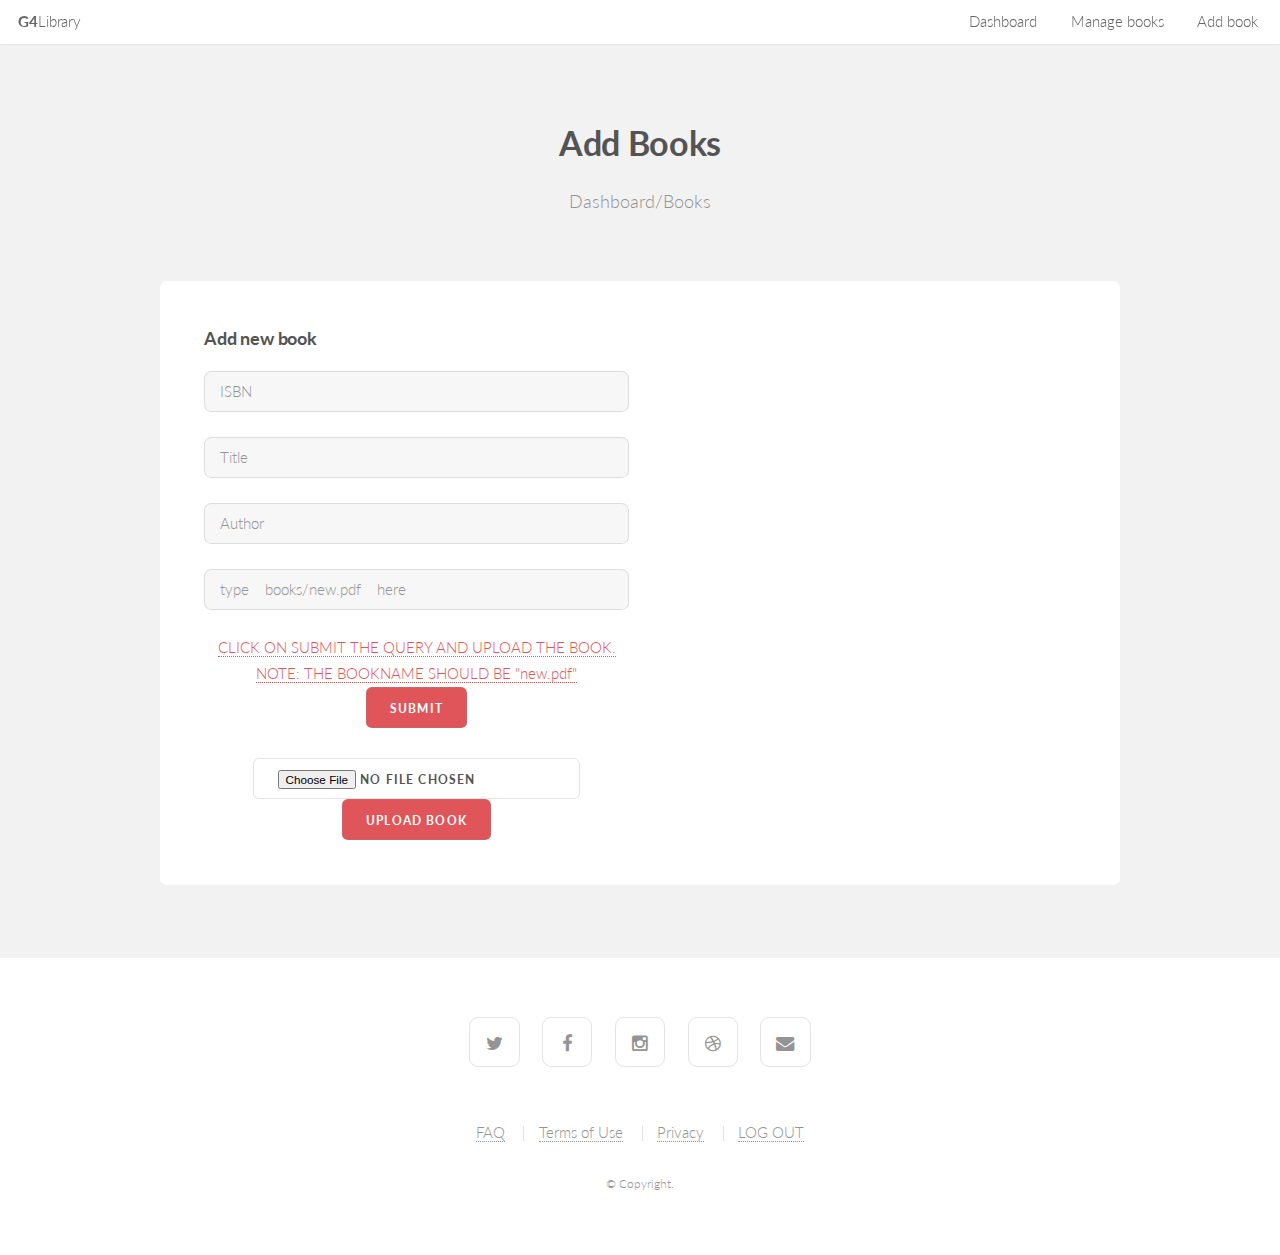
<file: ebookedited/admin/elements.html>
<!DOCTYPE HTML>

<html>
	<head>
		<title> Add Books</title>
		<meta http-equiv="content-type" content="text/html; charset=utf-8" />
		<meta name="description" content="" />
		<meta name="keywords" content="" />
		<!--[if lte IE 8]><script src="css/ie/html5shiv.js"></script><![endif]-->
		<script src="js/jquery.min.js"></script>
		<script src="js/jquery.dropotron.min.js"></script>
		<script src="js/jquery.scrollgress.min.js"></script>
		<script src="js/jquery.scrolly.min.js"></script>
		<script src="js/jquery.slidertron.min.js"></script>
		<script src="js/skel.min.js"></script>
		<script src="js/skel-layers.min.js"></script>
		<script src="js/init.js"></script>
		<noscript>
			<link rel="stylesheet" href="css/skel.css" />
			<link rel="stylesheet" href="css/style.css" />
			<link rel="stylesheet" href="css/style-xlarge.css" />
		</noscript>
		<!--[if lte IE 9]><link rel="stylesheet" href="css/ie/v9.css" /><![endif]-->
		<!--[if lte IE 8]><link rel="stylesheet" href="css/ie/v8.css" /><![endif]-->
	</head>
	<body>

				<!-- Header -->
			<header id="header" class="skel-layers-fixed">
			<h1><a href="index.html">G4<span>Library</span></a></h1>	
				<nav id="nav">
					<ul>
						<li><a href="no-sidebar.html">Dashboard</a></li>
						<li><a href="left-sidebar.html">Manage books</a></li>
						<li><a href="elements.html">Add book</a></li>
					</ul>
				</nav>
			</header>

		<!-- Main -->
			<section id="main" class="wrapper style1">
				<header class="major">
					<h2>Add Books</h2>
					<p>Dashboard/Books</p>
				</header>
				<div class="container">
		                        <!-- Form -->
								<section >
									<h3>Add new book</h3>
									<center><form method="post" action="insert.php">
										<div class="row uniform">
											<div class="6u 12u(3)">
												<input type="text" name="isbn" id="" placeholder="ISBN" min="1000000" max="900000000000000000"/>
												<br>
												<input type="text" name="title" id="" value="" placeholder="Title" />
												<br>
												<input type="text" name="author" id="" value="" placeholder="Author" />
												<br>
												<input type="text" name="link" id="" value="" placeholder="type    books/new.pdf    here"/>
												<br>
												<a>CLICK ON SUBMIT THE QUERY AND UPLOAD THE BOOK.   NOTE: THE BOOKNAME SHOULD BE "new.pdf"</a>
												<input type="submit" class="special">
												
												
											</div>

										</div>
									</form>

									<form action="upload.php" method="post" enctype="multipart/form-data">
										<div class="row uniform">
											<div class="6u 12u(3)">
										<input type="file" name="fileToUpload" id="fileToUpload"><br>
										<input class="special" type="submit" value="Upload book" name="submit">
									</div>
								</div>
							</center></form></center>
								</section>



						</section>

				</div>
			</section>
			
		<!-- Footer -->
			<footer id="footer">
				<ul class="icons">
					<li><a href="#" class="icon fa-twitter"><span class="label">Twitter</span></a></li>
					<li><a href="#" class="icon fa-facebook"><span class="label">Facebook</span></a></li>
					<li><a href="#" class="icon fa-instagram"><span class="label">Instagram</span></a></li>
					<li><a href="#" class="icon fa-dribbble"><span class="label">Dribbble</span></a></li>
					<li><a href="#" class="icon fa-envelope"><span class="label">Envelope</span></a></li>
				</ul>
				<ul class="menu">
					<li><a href="#">FAQ</a></li>
					<li><a href="#">Terms of Use</a></li>
					<li><a href="#">Privacy</a></li>
					<li><a href="logout.php">LOG OUT</a></li>
				</ul>
				<span class="copyright">
			&copy; Copyright.</a>	
				</span>
			</footer>

	</body>
</html>
</file>
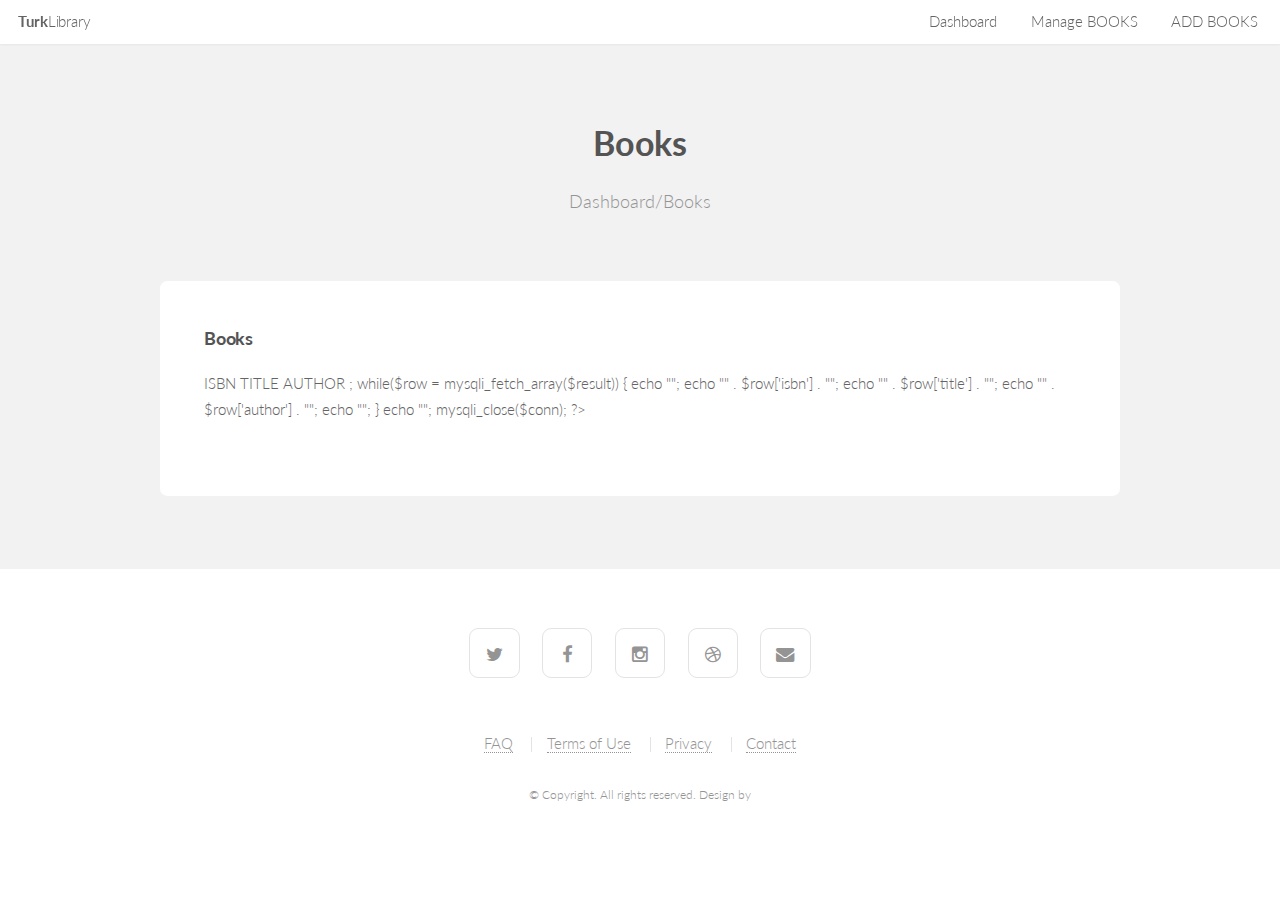
<file: ebookedited/admin/left-sidebar.html>
<!DOCTYPE HTML>

<html>
	<head>
		<title> </title>
		<meta http-equiv="content-type" content="text/html; charset=utf-8" />
		<meta name="description" content="" />
		<meta name="keywords" content="" />
		<!--[if lte IE 8]><script src="css/ie/html5shiv.js"></script><![endif]-->
		<script src="js/jquery.min.js"></script>
		<script src="js/jquery.dropotron.min.js"></script>
		<script src="js/jquery.scrollgress.min.js"></script>
		<script src="js/jquery.scrolly.min.js"></script>
		<script src="js/jquery.slidertron.min.js"></script>
		<script src="js/skel.min.js"></script>
		<script src="js/skel-layers.min.js"></script>
		<script src="js/init.js"></script>
		<noscript>
			<link rel="stylesheet" href="css/skel.css" />
			<link rel="stylesheet" href="css/style.css" />
			<link rel="stylesheet" href="css/style-xlarge.css" />
		</noscript>
		<!--[if lte IE 9]><link rel="stylesheet" href="css/ie/v9.css" /><![endif]-->
		<!--[if lte IE 8]><link rel="stylesheet" href="css/ie/v8.css" /><![endif]-->
	</head>
	<body>

		<!-- Header -->
			<header id="header" class="skel-layers-fixed">
			<h1><a href="index.html">Turk<span>Library</span></a></h1>	
				<nav id="nav">
					<ul>
						<li><a href="no-sidebar.html">Dashboard</a></li>
						<li><a href="left-sidebar.html">Manage BOOKS</a></li>
						<li><a href="elements.html">ADD BOOKS</a></li>
					</ul>
				</nav>
			</header>

		<!-- Main -->
			<section id="main" class="wrapper style1">
				<header class="major">
					<h2>Books</h2>
					<p>Dashboard/Books</p>
				</header>
				<div class="container">
						
					<!-- Content -->
						<section id="content">
							<section>
									<h3>Books</h3>
									<div class="table-wrapper">
									
<form action="upload.php" method="post" enctype="multipart/form-data">									<?php

                                   $conn = new mysqli($host, $user, $password ,$database);


                                   if (!$conn) {
                                     die('Could not connect: ' . mysqli_error($conn));
                                                }

                                        mysqli_select_db($conn,"library");
                                          $sql="SELECT isbn,title,author FROM books";
                                                $result = mysqli_query($conn,$sql);

                                                      echo ;

										<table class="alt">
											<thead>
												<tr>
													<th>ISBN</th>
													<th>TITLE</th>
													<th>AUTHOR</th>
												</tr>;
											</thead>
											<tbody>
												while($row = mysqli_fetch_array($result)) {
												    echo "<tr>";
													echo "<td>" . $row['isbn'] . "</td>";
													echo "<td>" . $row['title'] . "</td>";
													echo "<td>" . $row['author'] . "</td>";
													echo "</tr>";
											</tbody>
										}
										echo "</table>";
										mysqli_close($conn);
										?>
									</div>
								</section>
						</section>
								
				</div>
			</section>
			
		<!-- Footer -->
			<footer id="footer">
				<ul class="icons">
					<li><a href="#" class="icon fa-twitter"><span class="label">Twitter</span></a></li>
					<li><a href="#" class="icon fa-facebook"><span class="label">Facebook</span></a></li>
					<li><a href="#" class="icon fa-instagram"><span class="label">Instagram</span></a></li>
					<li><a href="#" class="icon fa-dribbble"><span class="label">Dribbble</span></a></li>
					<li><a href="#" class="icon fa-envelope"><span class="label">Envelope</span></a></li>
				</ul>
				<ul class="menu">
					<li><a href="#">FAQ</a></li>
					<li><a href="#">Terms of Use</a></li>
					<li><a href="#">Privacy</a></li>
					<li><a href="#">Contact</a></li>
				</ul>
				<span class="copyright">
			&copy; Copyright. All rights reserved. Design by <a href=""></a>	
				</span>
			</footer>
</form>
	</body>
</html>
</file>
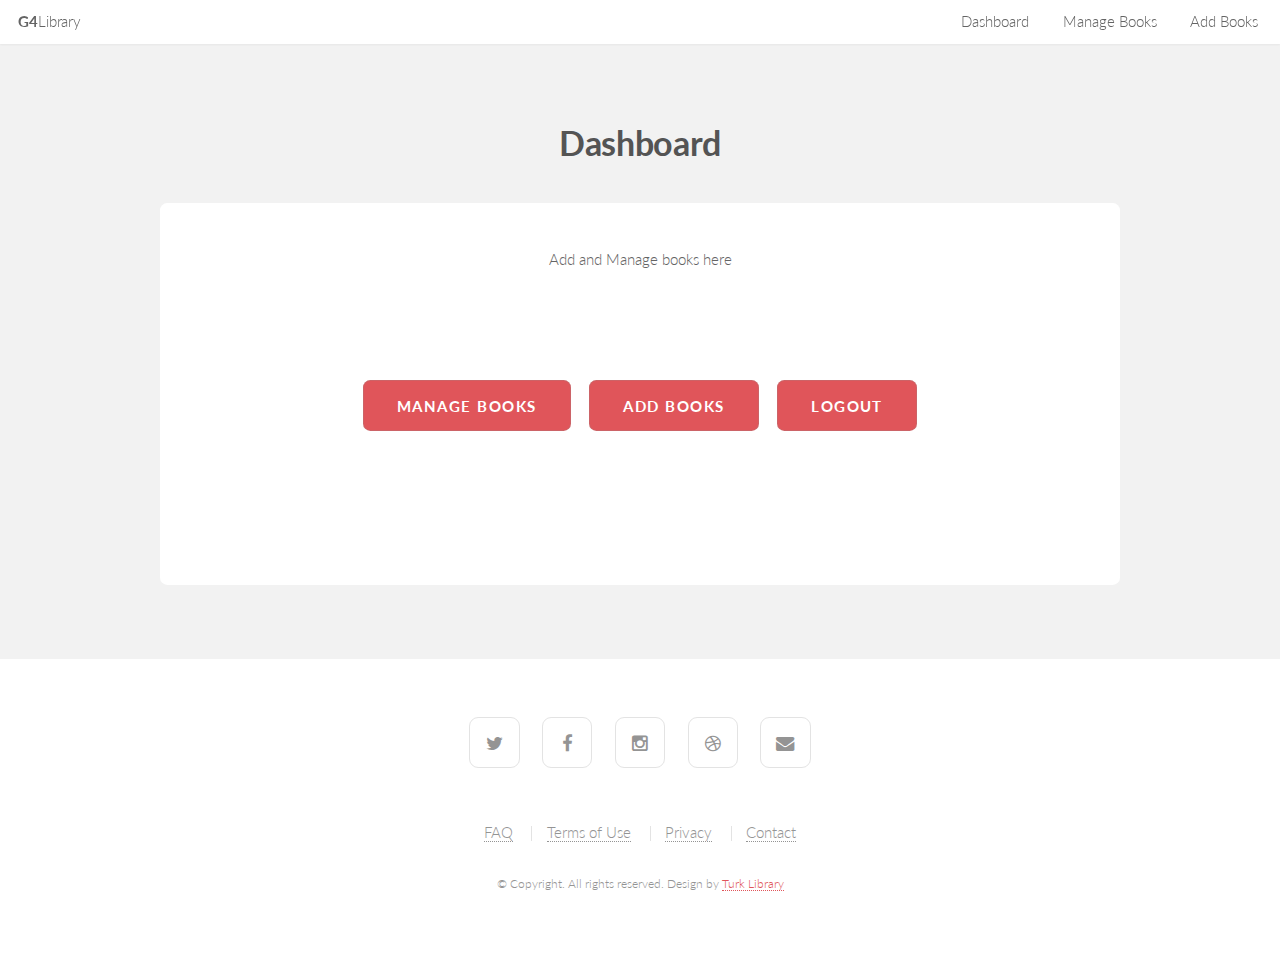
<file: ebookedited/admin/no-sidebar.html>
<!DOCTYPE HTML>

<html>
	<head>
		<title> </title>
		<meta http-equiv="content-type" content="text/html; charset=utf-8" />
		<meta name="description" content="" />
		<meta name="keywords" content="" />
		<!--[if lte IE 8]><script src="css/ie/html5shiv.js"></script><![endif]-->
		<script src="js/jquery.min.js"></script>
		<script src="js/jquery.dropotron.min.js"></script>
		<script src="js/jquery.scrollgress.min.js"></script>
		<script src="js/jquery.scrolly.min.js"></script>
		<script src="js/jquery.slidertron.min.js"></script>
		<script src="js/skel.min.js"></script>
		<script src="js/skel-layers.min.js"></script>
		<script src="js/init.js"></script>
		<noscript>
			<link rel="stylesheet" href="css/skel.css" />
			<link rel="stylesheet" href="css/style.css" />
			<link rel="stylesheet" href="css/style-xlarge.css" />
		</noscript>
		<!--[if lte IE 9]><link rel="stylesheet" href="css/ie/v9.css" /><![endif]-->
		<!--[if lte IE 8]><link rel="stylesheet" href="css/ie/v8.css" /><![endif]-->
	</head>
	<body>

		<!-- Header -->
			<header id="header" class="skel-layers-fixed">
			<h1><a href="index.html">G4<span>Library</span></a></h1>	
				<nav id="nav">
					<ul>
						<li><a href="no-sidebar.html">Dashboard</a></li>
						<li><a href="left-sidebar.html">Manage Books</a></li>
						<li><a href="elements.html">Add Books</a></li>
					</ul>
				</nav>
			</header>

		<!-- Main -->
			<section id="main" class="wrapper style1">
				<header class="major">
					<h2>Dashboard</h2>
				</header>
				<div class="container">
						
					<!-- Content -->
						<section id="content">
							<center><p> Add and Manage books here</p></center>
							<br><br><br>

							<ul class="actions">
							<center>
								<li><a href="left-sidebar.html" class="button special big">Manage Books</a></li>
								<li><a href="elements.html" class="button special big">Add Books</a></li>
								<li><a href="logout.php" class="button special big">LogOut</a></li></center>
								<br><br><br><br>

						</section>
								
				</div>
			</section>
			
		<!-- Footer -->
			<footer id="footer">
				<ul class="icons">
					<li><a href="#" class="icon fa-twitter"><span class="label">Twitter</span></a></li>
					<li><a href="#" class="icon fa-facebook"><span class="label">Facebook</span></a></li>
					<li><a href="#" class="icon fa-instagram"><span class="label">Instagram</span></a></li>
					<li><a href="#" class="icon fa-dribbble"><span class="label">Dribbble</span></a></li>
					<li><a href="#" class="icon fa-envelope"><span class="label">Envelope</span></a></li>
				</ul>
				<ul class="menu">
					<li><a href="#">FAQ</a></li>
					<li><a href="#">Terms of Use</a></li>
					<li><a href="#">Privacy</a></li>
					<li><a href="#">Contact</a></li>
				</ul>
				<span class="copyright">
			&copy; Copyright. All rights reserved. Design by <a>Turk Library</a>	
				</span>
			</footer>

	</body>
</html>
</file>
<file: ebookedited/css/style-xlarge.css>
/*
	Drift by Pixelarity
	pixelarity.com @pixelarity
	License: pixelarity.com/license
*/

/* Basic */

	body, input, select, textarea {
		font-size: 12pt;
	}

/* Banner */

	#banner {
		padding: 12em 0;
	}
</file>
<file: ebookedited/admin/css/style-xlarge.css>
/*
	Drift by Pixelarity
	pixelarity.com @pixelarity
	License: pixelarity.com/license
*/

/* Basic */

	body, input, select, textarea {
		font-size: 12pt;
	}

/* Banner */

	#banner {
		padding: 12em 0;
	}
</file>
<file: ebookedited/admin/css/ie/v9.css>
/*
	Drift by Pixelarity
	pixelarity.com @pixelarity
	License: pixelarity.com/license
*/

/* Banner */

	#banner:after {
		display: none;
	}
</file>
<file: ebookedited/admin/css/ie/v8.css>
/*
	Drift by Pixelarity
	pixelarity.com @pixelarity
	License: pixelarity.com/license
*/

/* Border Fix */

	.image,
	.image > img,
	.box,
	.slider .viewer,
	.slider .nav-next,
	.slider .nav-previous,
	#main > .container {
		-ms-behavior: url("css/ie/PIE.htc");
	}

	code,
	table td,
	ul.icons li .icon,
	.feature:before,
	input[type="submit"],
	input[type="reset"],
	input[type="button"],
	.button,
	input[type="text"],
	input[type="password"],
	input[type="email"],
	select,
	textarea {
		border: solid 1px #ccc;
	}

/* Box */

	.box {
		position: relative;
	}

		.box.post .image:first-child {
			margin: 0 0 2em;
			width: 100%;
		}

/* Header */

	#header {
		border-bottom: solid 1px #ccc;
	}

		#header.alt {
			border-bottom: 0;
		}

	.dropotron {
		border: solid 1px #ccc;
	}

		.dropotron.level-0 {
			margin-top: -4px;
			border-top: 0;
		}

			.dropotron.level-0:before {
				display: none;
			}

/* Banner */

	#banner {
		background-image: url("../../images/banner.jpg");
		background-repeat: no-repeat;
		background-size: cover;
		-ms-behavior: url("css/ie/backgroundsize.min.htc");
	}
</file>
<file: ebookedited/css/ie/v9.css>
/*
	Drift by Pixelarity
	pixelarity.com @pixelarity
	License: pixelarity.com/license
*/

/* Banner */

	#banner:after {
		display: none;
	}
</file>
<file: ebookedited/css/ie/v8.css>
/*
	Drift by Pixelarity
	pixelarity.com @pixelarity
	License: pixelarity.com/license
*/

/* Border Fix */

	.image,
	.image > img,
	.box,
	.slider .viewer,
	.slider .nav-next,
	.slider .nav-previous,
	#main > .container {
		-ms-behavior: url("css/ie/PIE.htc");
	}

	code,
	table td,
	ul.icons li .icon,
	.feature:before,
	input[type="submit"],
	input[type="reset"],
	input[type="button"],
	.button,
	input[type="text"],
	input[type="password"],
	input[type="email"],
	select,
	textarea {
		border: solid 1px #ccc;
	}

/* Box */

	.box {
		position: relative;
	}

		.box.post .image:first-child {
			margin: 0 0 2em;
			width: 100%;
		}

/* Header */

	#header {
		border-bottom: solid 1px #ccc;
	}

		#header.alt {
			border-bottom: 0;
		}

	.dropotron {
		border: solid 1px #ccc;
	}

		.dropotron.level-0 {
			margin-top: -4px;
			border-top: 0;
		}

			.dropotron.level-0:before {
				display: none;
			}

/* Banner */

	#banner {
		background-image: url("../../images/banner.jpg");
		background-repeat: no-repeat;
		background-size: cover;
		-ms-behavior: url("css/ie/backgroundsize.min.htc");
	}
</file>
<file: ebookedited/css/skel.css>
/* Resets (http://meyerweb.com/eric/tools/css/reset/ | v2.0 | 20110126 | License: none (public domain)) */

	html,body,div,span,applet,object,iframe,h1,h2,h3,h4,h5,h6,p,blockquote,pre,a,abbr,acronym,address,big,cite,code,del,dfn,em,img,ins,kbd,q,s,samp,small,strike,strong,sub,sup,tt,var,b,u,i,center,dl,dt,dd,ol,ul,li,fieldset,form,label,legend,table,caption,tbody,tfoot,thead,tr,th,td,article,aside,canvas,details,embed,figure,figcaption,footer,header,hgroup,menu,nav,output,ruby,section,summary,time,mark,audio,video{margin:0;padding:0;border:0;font-size:100%;font:inherit;vertical-align:baseline;}article,aside,details,figcaption,figure,footer,header,hgroup,menu,nav,section{display:block;}body{line-height:1;}ol,ul{list-style:none;}blockquote,q{quotes:none;}blockquote:before,blockquote:after,q:before,q:after{content:'';content:none;}table{border-collapse:collapse;border-spacing:0;}body{-webkit-text-size-adjust:none}

/* Box Model */

	*, *:before, *:after {
		-moz-box-sizing: border-box;
		-webkit-box-sizing: border-box;
		box-sizing: border-box;
	}

/* Container */

	body {
		/* min-width: (containers) */
		min-width: 1200px;
	}

	.container {
		margin-left: auto;
		margin-right: auto;
		
		/* width: (containers) */
		width: 1200px;
	}

	/* Modifiers */

		/* 125% */
			.container.\31 25\25 {
				width: 100%;
				
				/* max-width: (containers * 1.25) */
				max-width: 1500px;

				/* min-width: (containers) */
				min-width: 1200px;
			}

		/* 75% */
			.container.\37 5\25 {
				
				/* width: (containers * 0.75) */
				width: 900px;

			}

		/* 50% */
			.container.\35 0\25 {
				
				/* width: (containers * 0.50) */
				width: 600px;

			}

		/* 25% */
			.container.\32 5\25 {
				
				/* width: (containers * 0.25) */
				width: 300px;

			}

/* Grid */

	.row {
		border-bottom: solid 1px transparent;
	}
	
	.row > * {
		float: left;
	}
	
	.row:after, .row:before {
		content: '';
		display: block;
		clear: both;
		height: 0;
	}
	
	.row.uniform > * > :first-child {
		margin-top: 0;
	}
	
	.row.uniform > * > :last-child {
		margin-bottom: 0;
	}

	/* Gutters */

		/* Normal */
		
			.row > * {
				/* padding: (gutters.horizontal) 0 0 (gutters.vertical) */
				padding: 0 0 0 2em;
			}

			.row {
				/* margin: -(gutters.horizontal) 0 0 -(gutters.vertical) */
				margin: 0 0 0 -2em;
			}
			
			.row.uniform > * {
				/* padding: (gutters.vertical) 0 0 (gutters.vertical) */
				padding: 2em 0 0 2em;
			}

			.row.uniform {
				/* margin: -(gutters.vertical) 0 0 -(gutters.vertical) */
				margin: -2em 0 0 -2em;
			}
			
		/* 200% */
		
			.row.\32 00\25 > * {
				/* padding: (gutters.horizontal) 0 0 (gutters.vertical) */
				padding: 0 0 0 4em;
			}

			.row.\32 00\25 {
				/* margin: -(gutters.horizontal) 0 0 -(gutters.vertical) */
				margin: 0 0 0 -4em;
			}

			.row.uniform.\32 00\25 > * {
				/* padding: (gutters.vertical) 0 0 (gutters.vertical) */
				padding: 4em 0 0 4em;
			}

			.row.uniform.\32 00\25 {
				/* margin: -(gutters.vertical) 0 0 -(gutters.vertical) */
				margin: -4em 0 0 -4em;
			}

		/* 150% */
		
			.row.\31 50\25 > * {
				/* padding: (gutters.horizontal) 0 0 (gutters.vertical) */
				padding: 0 0 0 1.5em;
			}

			.row.\31 50\25 {
				/* margin: -(gutters.horizontal) 0 0 -(gutters.vertical) */
				margin: 0 0 0 -1.5em;
			}

			.row.uniform.\31 50\25 > * {
				/* padding: (gutters.vertical) 0 0 (gutters.vertical) */
				padding: 1.5em 0 0 1.5em;
			}

			.row.uniform.\31 50\25 {
				/* margin: -(gutters.vertical) 0 0 -(gutters.vertical) */
				margin: -1.5em 0 0 -1.5em;
			}

		/* 50% */
		
			.row.\35 0\25 > * {
				/* padding: (gutters.horizontal) 0 0 (gutters.vertical) */
				padding: 0 0 0 1em;
			}

			.row.\35 0\25 {
				/* margin: -(gutters.horizontal) 0 0 -(gutters.vertical) */
				margin: 0 0 0 -1em;
			}

			.row.uniform.\35 0\25 > * {
				/* padding: (gutters.vertical) 0 0 (gutters.vertical) */
				padding: 1em 0 0 1em;
			}

			.row.uniform.\35 0\25 {
				/* margin: -(gutters.vertical) 0 0 -(gutters.vertical) */
				margin: -1em 0 0 -1em;
			}

		/* 25% */
		
			.row.\32 5\25 > * {
				/* padding: (gutters.horizontal) 0 0 (gutters.vertical) */
				padding: 0 0 0 0.5em;
			}

			.row.\32 5\25 {
				/* margin: -(gutters.horizontal) 0 0 -(gutters.vertical) */
				margin: 0 0 0 -0.5em;
			}

			.row.uniform.\32 5\25 > * {
				/* padding: (gutters.vertical) 0 0 (gutters.vertical) */
				padding: 0.5em 0 0 0.5em;
			}

			.row.uniform.\32 5\25 {
				/* margin: -(gutters.vertical) 0 0 -(gutters.vertical) */
				margin: -0.5em 0 0 -0.5em;
			}

		/* 0% */
		
			.row.\30 \25 > * {
				/* padding: (gutters.horizontal) 0 0 (gutters.vertical) */
				padding: 0;
			}

			.row.\30 \25 {
				/* margin: -(gutters.horizontal) 0 0 -(gutters.vertical) */
				margin: 0;
			}

	/* Cells */

		.\31 2u, .\31 2u\24, .\31 2u\28 1\29, .\31 2u\24\28 1\29 { width: 100%; clear: none; }
		.\31 1u, .\31 1u\24, .\31 1u\28 1\29, .\31 1u\24\28 1\29 { width: 91.6666666667%; clear: none; }
		.\31 0u, .\31 0u\24, .\31 0u\28 1\29, .\31 0u\24\28 1\29 { width: 83.3333333333%; clear: none; }
		.\39 u, .\39 u\24, .\39 u\28 1\29, .\39 u\24\28 1\29 { width: 75%; clear: none; }
		.\38 u, .\38 u\24, .\38 u\28 1\29, .\38 u\24\28 1\29 { width: 66.6666666667%; clear: none; }
		.\37 u, .\37 u\24, .\37 u\28 1\29, .\37 u\24\28 1\29 { width: 58.3333333333%; clear: none; }
		.\36 u, .\36 u\24, .\36 u\28 1\29, .\36 u\24\28 1\29 { width: 50%; clear: none; }
		.\35 u, .\35 u\24, .\35 u\28 1\29, .\35 u\24\28 1\29 { width: 41.6666666667%; clear: none; }
		.\34 u, .\34 u\24, .\34 u\28 1\29, .\34 u\24\28 1\29 { width: 33.3333333333%; clear: none; }
		.\33 u, .\33 u\24, .\33 u\28 1\29, .\33 u\24\28 1\29 { width: 25%; clear: none; }
		.\32 u, .\32 u\24, .\32 u\28 1\29, .\32 u\24\28 1\29 { width: 16.6666666667%; clear: none; }
		.\31 u, .\31 u\24, .\31 u\28 1\29, .\31 u\24\28 1\29 { width: 8.3333333333%; clear: none; }

		.\31 2u\24 + *, .\31 2u\24\28 1\29 + *,
		.\31 1u\24 + *, .\31 1u\24\28 1\29 + *,
		.\31 0u\24 + *, .\31 0u\24\28 1\29 + *,
		.\39 u\24 + *, .\39 u\24\28 1\29 + *,
		.\38 u\24 + *, .\38 u\24\28 1\29 + *,
		.\37 u\24 + *, .\37 u\24\28 1\29 + *,
		.\36 u\24 + *, .\36 u\24\28 1\29 + *,
		.\35 u\24 + *, .\35 u\24\28 1\29 + *,
		.\34 u\24 + *, .\34 u\24\28 1\29 + *,
		.\33 u\24 + *, .\33 u\24\28 1\29 + *,
		.\32 u\24 + *, .\32 u\24\28 1\29 + *,
		.\31 u\24  + *,  .\31 u\24\28 1\29 + * {
			clear: left;
		}
			
		.\-11u { margin-left: 91.6666666667% }
		.\-10u { margin-left: 83.3333333333% }
		.\-9u { margin-left: 75% }
		.\-8u { margin-left: 66.6666666667% }
		.\-7u { margin-left: 58.3333333333% }
		.\-6u { margin-left: 50% }
		.\-5u { margin-left: 41.6666666667% }
		.\-4u { margin-left: 33.3333333333% }
		.\-3u { margin-left: 25% }
		.\-2u { margin-left: 16.6666666667% }
		.\-1u { margin-left: 8.3333333333% }
</file>
<file: ebookedited/css/style.css>
@import url(font-awesome.min.css);
@import url("http://fonts.googleapis.com/css?family=Lato:300,700");

/* Basic */

	body {
		background: #fff;
	}

		body.is-loading * {
			-moz-animation: none !important;
			-webkit-animation: none !important;
			-o-animation: none !important;
			-ms-animation: none !important;
			animation: none !important;
			-moz-transition: none !important;
			-webkit-transition: none !important;
			-o-transition: none !important;
			-ms-transition: none !important;
			transition: none !important;
		}

	body, input, select, textarea {
		color: #646464;
		font-family: "Lato", Helvetica, sans-serif;
		font-size: 15pt;
		font-weight: 300;
		line-height: 1.75em;
	}

	a {
		-moz-transition: color 0.2s ease-in-out, border-color 0.2s ease-in-out;
		-webkit-transition: color 0.2s ease-in-out, border-color 0.2s ease-in-out;
		-o-transition: color 0.2s ease-in-out, border-color 0.2s ease-in-out;
		-ms-transition: color 0.2s ease-in-out, border-color 0.2s ease-in-out;
		transition: color 0.2s ease-in-out, border-color 0.2s ease-in-out;
		color: #e0555a;
		text-decoration: none;
		border-bottom: dotted 1px;
	}

		a:hover {
			text-decoration: none;
			color: #e0555a !important;
			border-bottom-color: transparent;
		}

	strong, b {
		color: #545454;
		font-weight: 700;
	}

	em, i {
		font-style: italic;
	}

	p {
		margin: 0 0 2em 0;
	}

	h1, h2, h3, h4, h5, h6 {
		color: #545454;
		font-weight: 700;
		line-height: 1em;
		margin: 0 0 1em 0;
		letter-spacing: -0.01em;
	}

		h1 a, h2 a, h3 a, h4 a, h5 a, h6 a {
			color: inherit;
			text-decoration: none;
		}

	h2 {
		font-size: 1.75em;
		line-height: 1.5em;
	}

	h3 {
		font-size: 1.25em;
		line-height: 1.5em;
	}

	h4 {
		font-size: 1.1em;
		line-height: 1.5em;
	}

	h5 {
		font-size: 0.9em;
		line-height: 1.5em;
	}

	h6 {
		font-size: 0.7em;
		line-height: 1.5em;
	}

	sub {
		font-size: 0.8em;
		position: relative;
		top: 0.5em;
	}

	sup {
		font-size: 0.8em;
		position: relative;
		top: -0.5em;
	}

	hr {
		border: 0;
		border-bottom: solid 1px rgba(144, 144, 144, 0.25);
		margin: 2em 0;
	}

		hr.major {
			margin: 3em 0;
		}

	blockquote {
		border-left: solid 4px rgba(144, 144, 144, 0.25);
		font-style: italic;
		margin: 0 0 2em 0;
		padding: 0.5em 0 0.5em 2em;
	}

	pre {
		-webkit-overflow-scrolling: touch;
		font-family: "Courier New", monospace;
		font-size: 0.9em;
		margin: 0 0 2em 0;
	}

		pre code {
			display: block;
			line-height: 1.75em;
			padding: 1em 1.5em;
			overflow-x: auto;
		}

	.align-left {
		text-align: left;
	}

	.align-center {
		text-align: center;
	}

	.align-right {
		text-align: right;
	}

/* Section/Article */

	section.special, article.special {
		text-align: center;
	}

	header p {
		color: #949494;
		position: relative;
		margin: 0 0 1.5em 0;
	}

	header h2 + p {
		font-size: 1.25em;
		margin-top: -1em;
		line-height: 1.75em;
	}

	header h3 + p {
		font-size: 1.1em;
		margin-top: -0.85em;
		line-height: 1.5em;
	}

	header h4 + p,
	header h5 + p,
	header h6 + p {
		font-size: 0.9em;
		margin-top: -0.75em;
		line-height: 1.5em;
	}

	header.major {
		text-align: center;
	}

		header.major h2 {
			font-size: 2.35em;
		}

		header.major p {
			margin: -1em 0 3.5em 0;
		}

/* Form */

	form {
		margin: 0 0 2em 0;
	}

	label {
		color: #545454;
		display: block;
		font-size: 0.9em;
		font-weight: 700;
		margin: 0 0 1em 0;
	}

	input[type="text"],
	input[type="password"],
	input[type="email"],
	select,
	textarea {
		-moz-appearance: none;
		-webkit-appearance: none;
		-o-appearance: none;
		-ms-appearance: none;
		appearance: none;
		background: rgba(144, 144, 144, 0.075);
		border-radius: 0.5em;
		border: none;
		border: solid 1px rgba(144, 144, 144, 0.25);
		color: inherit;
		display: block;
		outline: 0;
		padding: 0 1em;
		text-decoration: none;
		width: 100%;
	}

		input[type="text"]:invalid,
		input[type="password"]:invalid,
		input[type="email"]:invalid,
		select:invalid,
		textarea:invalid {
			box-shadow: none;
		}

		input[type="text"]:focus,
		input[type="password"]:focus,
		input[type="email"]:focus,
		select:focus,
		textarea:focus {
			border-color: #e0555a;
			box-shadow: 0 0 0 1px #e0555a;
		}

	.select-wrapper {
		text-decoration: none;
		display: block;
		position: relative;
	}

		.select-wrapper:before {
			-moz-osx-font-smoothing: grayscale;
			-webkit-font-smoothing: antialiased;
			font-family: FontAwesome;
			font-style: normal;
			font-weight: normal;
			text-transform: none !important;
		}

		.select-wrapper:before {
			content: '\f078';
			color: rgba(144, 144, 144, 0.25);
			display: block;
			height: 2.75em;
			line-height: 2.75em;
			pointer-events: none;
			position: absolute;
			right: 0;
			text-align: center;
			top: 0;
			width: 2.75em;
		}

		.select-wrapper select::-ms-expand {
			display: none;
		}

	input[type="text"],
	input[type="password"],
	input[type="email"],
	select {
		height: 2.75em;
	}

	textarea {
		padding: 0.75em 1em;
	}

	input[type="checkbox"],
	input[type="radio"] {
		-moz-appearance: none;
		-webkit-appearance: none;
		-o-appearance: none;
		-ms-appearance: none;
		appearance: none;
		display: block;
		float: left;
		margin-right: -2em;
		opacity: 0;
		width: 1em;
		z-index: -1;
	}

		input[type="checkbox"] + label,
		input[type="radio"] + label {
			text-decoration: none;
			color: #646464;
			cursor: pointer;
			display: inline-block;
			font-size: 1em;
			font-weight: 300;
			padding-left: 2.4em;
			padding-right: 0.75em;
			position: relative;
		}

			input[type="checkbox"] + label:before,
			input[type="radio"] + label:before {
				-moz-osx-font-smoothing: grayscale;
				-webkit-font-smoothing: antialiased;
				font-family: FontAwesome;
				font-style: normal;
				font-weight: normal;
				text-transform: none !important;
			}

			input[type="checkbox"] + label:before,
			input[type="radio"] + label:before {
				background: rgba(144, 144, 144, 0.075);
				border-radius: 0.5em;
				border: solid 1px rgba(144, 144, 144, 0.25);
				content: '';
				display: inline-block;
				height: 1.65em;
				left: 0;
				line-height: 1.58125em;
				position: absolute;
				text-align: center;
				top: 0;
				width: 1.65em;
			}

		input[type="checkbox"]:checked + label:before,
		input[type="radio"]:checked + label:before {
			background: #494d53;
			border-color: #494d53;
			color: #ffffff;
			content: '\f00c';
		}

		input[type="checkbox"]:focus + label:before,
		input[type="radio"]:focus + label:before {
			border-color: #e0555a;
			box-shadow: 0 0 0 1px #e0555a;
		}

	input[type="checkbox"] + label:before {
		border-radius: 0.5em;
	}

	input[type="radio"] + label:before {
		border-radius: 100%;
	}

	::-webkit-input-placeholder {
		color: #949494 !important;
		opacity: 1.0;
	}

	:-moz-placeholder {
		color: #949494 !important;
		opacity: 1.0;
	}

	::-moz-placeholder {
		color: #949494 !important;
		opacity: 1.0;
	}

	:-ms-input-placeholder {
		color: #949494 !important;
		opacity: 1.0;
	}

	.formerize-placeholder {
		color: #949494 !important;
		opacity: 1.0;
	}

/* Box */

	.box {
		border-radius: 0.5em;
		border: solid 1px rgba(144, 144, 144, 0.25);
		margin-bottom: 2em;
		padding: 2em;
	}

		.box > :last-child,
		.box > :last-child > :last-child,
		.box > :last-child > :last-child > :last-child {
			margin-bottom: 0;
		}

		.box.alt {
			border: 0;
			border-radius: 0;
			padding: 0;
		}

		.box.post {
			margin-left: auto;
			margin-right: auto;
			text-align: center;
		}

			.box.post .image:first-child {
				border-bottom-left-radius: 0;
				border-bottom-right-radius: 0;
				margin: -2em 0 2em -2em;
				width: calc(100% + 4em);
			}

				.box.post .image:first-child img {
					border-bottom-left-radius: 0;
					border-bottom-right-radius: 0;
				}

/* Icon */

	.icon {
		text-decoration: none;
		border-bottom: none;
		position: relative;
	}

		.icon:before {
			-moz-osx-font-smoothing: grayscale;
			-webkit-font-smoothing: antialiased;
			font-family: FontAwesome;
			font-style: normal;
			font-weight: normal;
			text-transform: none !important;
		}

		.icon > .label {
			display: none;
		}

/* Image */

	.image {
		border-radius: 0.5em;
		border: 0;
		display: inline-block;
		position: relative;
	}

		.image img {
			position: relative;
			border-radius: 0.5em;
			display: block;
		}

		.image.left {
			float: left;
			padding: 0 1.5em 1em 0;
			top: 0.25em;
		}

		.image.right {
			float: right;
			padding: 0 0 1em 1.5em;
			top: 0.25em;
		}

		.image.left, .image.right {
			max-width: 20%;
		}

			.image.left img, .image.right img {
				width: 50%;
			}

		.image.fit {
			display: block;
			margin: 0 0 2em 0;
			width: 50%;
		}

			.image.fit img {
				display: block;
				width: 100%;
			}

/* List */

	ol {
		list-style: decimal;
		margin: 0 0 2em 0;
		padding-left: 1.25em;
	}

		ol li {
			padding-left: 0.25em;
		}

	ul {
		list-style: disc;
		margin: 0 0 2em 0;
		padding-left: 1em;
	}

		ul li {
			padding-left: 0.5em;
		}

		ul.alt {
			list-style: none;
			padding-left: 0;
		}

			ul.alt li {
				border-top: solid 1px rgba(144, 144, 144, 0.25);
				padding: 0.5em 0;
			}

				ul.alt li:first-child {
					border-top: 0;
					padding-top: 0;
				}

		ul.icons {
			cursor: default;
			list-style: none;
			padding-left: 0;
		}

			ul.icons li {
				display: inline-block;
				padding: 0 1.25em 0 0;
			}

				ul.icons li:last-child {
					padding-right: 0 !important;
				}

				ul.icons li .icon {
					border-radius: 0.5em;
					border: solid 1px rgba(144, 144, 144, 0.25);
					color: #949494 !important;
					display: inline-block;
					font-size: 1.25em;
					height: 2.75em;
					line-height: 2.75em;
					text-align: center;
					width: 2.75em;
				}

				ul.icons li a.icon {
					-moz-transition: background-color 0.2s ease-in-out, color 0.2s ease-in-out;
					-webkit-transition: background-color 0.2s ease-in-out, color 0.2s ease-in-out;
					-o-transition: background-color 0.2s ease-in-out, color 0.2s ease-in-out;
					-ms-transition: background-color 0.2s ease-in-out, color 0.2s ease-in-out;
					transition: background-color 0.2s ease-in-out, color 0.2s ease-in-out;
				}

					ul.icons li a.icon:hover {
						background-color: rgba(144, 144, 144, 0.075);
					}

					ul.icons li a.icon:active {
						background-color: rgba(144, 144, 144, 0.2);
					}

		ul.actions {
			cursor: default;
			list-style: none;
			padding-left: 0;
		}

			ul.actions li {
				display: inline-block;
				padding: 0 1em 0 0;
				vertical-align: middle;
			}

				ul.actions li:last-child {
					padding-right: 0;
				}

			ul.actions.small li {
				padding: 0 0.5em 0 0;
			}

			ul.actions.vertical li {
				display: block;
				padding: 1em 0 0 0;
			}

				ul.actions.vertical li:first-child {
					padding-top: 0;
				}

				ul.actions.vertical li > * {
					margin-bottom: 0;
				}

			ul.actions.vertical.small li {
				padding: 0.5em 0 0 0;
			}

				ul.actions.vertical.small li:first-child {
					padding-top: 0;
				}

			ul.actions.fit {
				display: table;
				margin-left: -1em;
				padding: 0;
				table-layout: fixed;
				width: calc(100% + 1em);
			}

				ul.actions.fit li {
					display: table-cell;
					padding: 0 0 0 1em;
				}

					ul.actions.fit li > * {
						margin-bottom: 0;
					}

				ul.actions.fit.small {
					margin-left: -0.5em;
					width: calc(100% + 0.5em);
				}

					ul.actions.fit.small li {
						padding: 0 0 0 0.5em;
					}

		ul.menu {
			line-height: 1em;
			list-style: none;
			padding: 0;
		}

			ul.menu li {
				border-left: solid 1px rgba(144, 144, 144, 0.25);
				display: inline-block;
				margin-left: 1em;
				padding-left: 1em;
			}

				ul.menu li:first-child {
					border-left: 0;
					margin-left: 0;
					padding-left: 0;
				}

	dl {
		margin: 0 0 2em 0;
	}

/* Button */

	input[type="submit"],
	input[type="reset"],
	input[type="button"],
	.button {
		-moz-appearance: none;
		-webkit-appearance: none;
		-o-appearance: none;
		-ms-appearance: none;
		appearance: none;
		-moz-transition: background-color 0.2s ease-in-out, color 0.2s ease-in-out;
		-webkit-transition: background-color 0.2s ease-in-out, color 0.2s ease-in-out;
		-o-transition: background-color 0.2s ease-in-out, color 0.2s ease-in-out;
		-ms-transition: background-color 0.2s ease-in-out, color 0.2s ease-in-out;
		transition: background-color 0.2s ease-in-out, color 0.2s ease-in-out;
		background-color: transparent;
		border-radius: 0.5em;
		border: solid 1px rgba(144, 144, 144, 0.25) !important;
		color: #545454 !important;
		cursor: pointer;
		display: inline-block;
		font-size: 0.8em;
		font-weight: 700;
		height: 3.5em;
		letter-spacing: 0.1em;
		line-height: 3.5em;
		overflow: hidden;
		padding: 0 2em;
		text-align: center;
		text-decoration: none;
		text-overflow: ellipsis;
		text-transform: uppercase;
		white-space: nowrap;
	}

		input[type="submit"]:hover,
		input[type="reset"]:hover,
		input[type="button"]:hover,
		.button:hover {
			background-color: rgba(144, 144, 144, 0.075);
			color: #545454 !important;
		}

		input[type="submit"]:active,
		input[type="reset"]:active,
		input[type="button"]:active,
		.button:active {
			background-color: rgba(144, 144, 144, 0.2);
		}

		input[type="submit"].icon,
		input[type="reset"].icon,
		input[type="button"].icon,
		.button.icon {
			padding-left: 1.35em;
		}

			input[type="submit"].icon:before,
			input[type="reset"].icon:before,
			input[type="button"].icon:before,
			.button.icon:before {
				margin-right: 0.5em;
			}

		input[type="submit"].fit,
		input[type="reset"].fit,
		input[type="button"].fit,
		.button.fit {
			display: block;
			margin: 0 0 1em 0;
			width: 100%;
		}

		input[type="submit"].small,
		input[type="reset"].small,
		input[type="button"].small,
		.button.small {
			font-size: 0.8em;
		}

		input[type="submit"].big,
		input[type="reset"].big,
		input[type="button"].big,
		.button.big {
			font-size: 1em;
			height: 3.5em;
			line-height: 3.5em;
			padding: 0 2.25em;
		}

		input[type="submit"].special,
		input[type="reset"].special,
		input[type="button"].special,
		.button.special {
			background-color: #e0555a;
			color: #ffffff !important;
		}

			input[type="submit"].special:hover,
			input[type="reset"].special:hover,
			input[type="button"].special:hover,
			.button.special:hover {
				background-color: #E46B6F;
			}

			input[type="submit"].special:active,
			input[type="reset"].special:active,
			input[type="button"].special:active,
			.button.special:active {
				background-color: #DC3F45;
			}

		input[type="submit"].disabled, input[type="submit"]:disabled,
		input[type="reset"].disabled,
		input[type="reset"]:disabled,
		input[type="button"].disabled,
		input[type="button"]:disabled,
		.button.disabled,
		.button:disabled {
			background-color: #646464 !important;
			box-shadow: inset 0 -0.15em 0 0 rgba(0, 0, 0, 0.15);
			color: #fff !important;
			cursor: default;
			opacity: 0.25;
		}

/* Feature */

	.feature {
		text-decoration: none;
		padding-left: 6.5em;
		position: relative;
		text-align: left;
	}

		.feature:before {
			-moz-osx-font-smoothing: grayscale;
			-webkit-font-smoothing: antialiased;
			font-family: FontAwesome;
			font-style: normal;
			font-weight: normal;
			text-transform: none !important;
		}

		.feature:before {
			border-radius: 0.5em;
			border: solid 1px rgba(144, 144, 144, 0.25);
			color: #e0555a;
			display: inline-block;
			font-size: 2.25em;
			height: 2em;
			left: 0;
			line-height: 2em;
			position: absolute;
			text-align: center;
			top: 0;
			width: 2em;
		}

		.feature h3 {
			margin: 0 0 0.7em 0;
		}

/* Slider */

	.slider {
		position: relative;
	}

		.slider .viewer {
			position: relative;
			border-radius: 0.5em;
			border: solid 1.5em #fff;
			height: 20em;
			margin: 0 auto;
			overflow: hidden;
			width: 80%;
		}

		.slider .slide img {
			border-radius: 0.375em;
			display: block;
			width: 100%;
		}

		.slider .nav-next,
		.slider .nav-previous {
			text-decoration: none;
			background: #fff;
			border-radius: 100%;
			color: #ddd;
			cursor: pointer;
			display: block;
			font-size: 3em;
			height: 1.25em;
			line-height: 1.15em;
			margin-top: -0.5em;
			position: absolute;
			text-align: center;
			top: 50%;
			width: 1.25em;
		}

			.slider .nav-next:before,
			.slider .nav-previous:before {
				-moz-osx-font-smoothing: grayscale;
				-webkit-font-smoothing: antialiased;
				font-family: FontAwesome;
				font-style: normal;
				font-weight: normal;
				text-transform: none !important;
			}

			.slider .nav-next:before,
			.slider .nav-previous:before {
				position: relative;
			}

		.slider .nav-next {
			right: 0;
		}

			.slider .nav-next:before {
				content: '\f105';
				right: -0.05em;
			}

		.slider .nav-previous {
			left: 0;
		}

			.slider .nav-previous:before {
				content: '\f104';
				left: -0.05em;
			}

/* Wrapper */

	.wrapper {
		padding: 5em 0 3em 0;
	}

		.wrapper.style1 {
			background: #f2f2f2;
		}

			.wrapper.style1 .box {
				background: #ffffff;
				border: 0;
			}

		.wrapper.style2 {
			background: #ffffff;
		}

		.wrapper.style3 {
			background: #e0555a;
			color: #d1f2f5;
		}

			.wrapper.style3 h1, .wrapper.style3 h2, .wrapper.style3 h3, .wrapper.style3 h4, .wrapper.style3 h5, .wrapper.style3 h6 {
				color: #ffffff;
			}

			.wrapper.style3 header p {
				color: #b5ebef;
			}

			.wrapper.style3 .button {
				border-color: white !important;
				color: #ffffff !important;
			}

				.wrapper.style3 .button:hover {
					background-color: rgba(255, 255, 255, 0.075);
				}

				.wrapper.style3 .button:active {
					background-color: rgba(255, 255, 255, 0.2);
				}

/* Header */

	#skel-layers-wrapper {
		padding-top: 3em;
	}

	body.landing #skel-layers-wrapper {
		padding-top: 0;
	}
	@-moz-keyframes reveal-header { 0% { top: -5em; } 100% { top: 0; } }
	@-webkit-keyframes reveal-header { 0% { top: -5em; } 100% { top: 0; } }
	@-o-keyframes reveal-header { 0% { top: -5em; } 100% { top: 0; } }
	@-ms-keyframes reveal-header { 0% { top: -5em; } 100% { top: 0; } }
	@keyframes reveal-header { 0% { top: -5em; } 100% { top: 0; } }

	#header {
		background-color: #fff;
		box-shadow: 0 1px 2px 0 rgba(0, 0, 0, 0.05);
		color: inherit;
		cursor: default;
		height: 3em;
		left: 0;
		line-height: 3em;
		position: fixed;
		top: 0;
		width: 100%;
		z-index: 10000;
	}

		#header.reveal {
			-moz-animation: reveal-header 0.5s;
			-webkit-animation: reveal-header 0.5s;
			-o-animation: reveal-header 0.5s;
			-ms-animation: reveal-header 0.5s;
			animation: reveal-header 0.5s;
		}

		#header.alt {
			-moz-animation: none;
			-webkit-animation: none;
			-o-animation: none;
			-ms-animation: none;
			animation: none;
			background-color: transparent;
			box-shadow: none;
			color: #fff;
		}

		#myInput
		{
			width: 500px;
			outline: none;
			border: none;
			clear: top ;
			float: right;
		}

		#header h1 {
			color: inherit;
			font-size: 1em;
			height: inherit;
			left: 1.25em;
			line-height: inherit;
			margin: 0;
			padding: 0;
			position: absolute;
			top: 0;
		}

			#header h1 span {
				font-weight: 300;
			}

			#header h1 a {
				border: 0;
			}

		#header nav {
			height: inherit;
			line-height: inherit;
			position: absolute;
			right: 1.5em;
			top: 0;
			vertical-align: middle;
		}

			#header nav > ul {
				list-style: none;
				margin: 0;
				padding-left: 0;
			}

				#header nav > ul > li {
					border-radius: 0.5em;
					display: inline-block;
					margin-left: 2em;
					padding-left: 0;
				}

					#header nav > ul > li a {
						border: 0;
						color: inherit;
						display: inline-block;
						text-decoration: none;
					}

						#header nav > ul > li a.icon:before {
							margin-right: 0.5em;
						}

					#header nav > ul > li:first-child {
						margin-left: 0;
					}

					#header nav > ul > li .button {
						height: 2.25em;
						line-height: 2.25em;
						margin-bottom: 0;
						padding: 0 1em;
						position: relative;
						top: -0.075em;
						vertical-align: middle;
					}

					#header nav > ul > li > ul {
						display: none;
					}

		#header .container {
			position: relative;
		}

			#header .container h1 {
				left: 0;
			}

			#header .container nav {
				right: 0;
			}

	.dropotron {
		background: #fff;
		border-radius: 0.5em;
		box-shadow: 0 0 3px 1px rgba(0, 0, 0, 0.05);
		list-style: none;
		margin-top: -0.75em;
		min-width: 10em;
		padding: 0.75em 0;
	}

		.dropotron li {
			padding: 0;
		}

			.dropotron li a {
				-moz-transition: none !important;
				-webkit-transition: none !important;
				-o-transition: none !important;
				-ms-transition: none !important;
				transition: none !important;
				border: 0;
				box-shadow: inset 0 1px 0 0 rgba(144, 144, 144, 0.2);
				color: inherit;
				display: block;
				line-height: 2.25em;
				padding: 0 1em;
			}

			.dropotron li:first-child > a {
				box-shadow: none;
			}

			.dropotron li.active > a, .dropotron li:hover > a {
				background: #e0555a;
				color: #ffffff !important;
			}

		.dropotron.level-0 {
			font-size: 0.9em;
			margin-top: 1em;
		}

			.dropotron.level-0:before {
				-moz-transform: rotate(45deg);
				-webkit-transform: rotate(45deg);
				-o-transform: rotate(45deg);
				-ms-transform: rotate(45deg);
				transform: rotate(45deg);
				background: #fff;
				content: '';
				display: block;
				height: 0.75em;
				position: absolute;
				right: 1.5em;
				top: -0.375em;
				width: 0.75em;
				box-shadow: inset 1px 1px 0 0 rgba(0, 0, 0, 0.075);
				box-shadow: -1px -1px 2px 0 rgba(0, 0, 0, 0.05);
			}

/* Banner */

	#banner {
		background-attachment: scroll,						fixed;
		background-color: #494d53;
		background-image: url("images/overlay.png"), url("../images/banner.jpg");
		background-position: top left,					center center;
		background-repeat: repeat,						no-repeat;
		background-size: auto,						cover;
		color: #d1d2d4;
		padding: 16em 0;
		position: relative;
		text-align: center;
	}

		#banner:after {
			-moz-transition: opacity 2s ease-in-out;
			-webkit-transition: opacity 2s ease-in-out;
			-o-transition: opacity 2s ease-in-out;
			-ms-transition: opacity 2s ease-in-out;
			transition: opacity 2s ease-in-out;
			background: #3d4045;
			content: '';
			height: 100%;
			left: 0;
			opacity: 0;
			position: absolute;
			top: 0;
			width: 100%;
			z-index: 1;
		}

		#banner :last-child {
			margin-bottom: 0;
		}

		#banner h1, #banner h2, #banner h3, #banner h4, #banner h5, #banner h6 {
			color: #ffffff;
		}

		#banner .inner {
			position: relative;
			z-index: 2;
		}

		#banner .button {
			border-color: white !important;
			color: #ffffff !important;
		}

			#banner .button:hover {
				background-color: rgba(255, 255, 255, 0.075);
			}

			#banner .button:active {
				background-color: rgba(255, 255, 255, 0.2);
			}

		#banner h2 {
			font-size: 3.25em;
			line-height: 1.25em;
			margin: 0 0 0.5em 0;
			padding: 0;
		}

		#banner p {
			font-size: 1.5em;
			margin-bottom: 1.75em;
		}

	body.is-loading #banner:after {
		opacity: 1.0;
	}

/* One */

	#one {
		padding-bottom: 0;
	}

		#one .slider .viewer {
			border-bottom-left-radius: 0;
			border-bottom-right-radius: 0;
			border-bottom: 0;
		}

		#one .slider .slide img {
			border-bottom-left-radius: 0;
			border-bottom-right-radius: 0;
		}

/* Main */

	#main > .container {
		position: relative;
		background: #ffffff;
		border-radius: 0.5em;
		margin-bottom: 2em;
		padding: 3em;
	}

		#main > .container > :last-child,
		#main > .container > :last-child > :last-child,
		#main > .container > :last-child > :last-child > :last-child {
			margin-bottom: 0;
		}

/* CTA */

	#cta {
		padding: 4em 0;
		text-align: center;
		vertical-align: middle;
	}

		#cta h2 {
			display: inline-block;
			margin: 0 1em 0 0;
			vertical-align: middle;
		}

		#cta .actions {
			display: inline-block;
			margin: 0;
		}

/* Footer */

	#footer {
		color: #949494;
		padding: 4em 0;
		text-align: center;
	}

		#footer .icons {
			margin: 0 0 4em 0;
		}

		#footer .menu a {
			color: inherit;
		}

		#footer .copyright {
			font-size: 0.8em;
		}
</file>
<file: ebookedited/admin/css/skel.css>
/* Resets (http://meyerweb.com/eric/tools/css/reset/ | v2.0 | 20110126 | License: none (public domain)) */

	html,body,div,span,applet,object,iframe,h1,h2,h3,h4,h5,h6,p,blockquote,pre,a,abbr,acronym,address,big,cite,code,del,dfn,em,img,ins,kbd,q,s,samp,small,strike,strong,sub,sup,tt,var,b,u,i,center,dl,dt,dd,ol,ul,li,fieldset,form,label,legend,table,caption,tbody,tfoot,thead,tr,th,td,article,aside,canvas,details,embed,figure,figcaption,footer,header,hgroup,menu,nav,output,ruby,section,summary,time,mark,audio,video{margin:0;padding:0;border:0;font-size:100%;font:inherit;vertical-align:baseline;}article,aside,details,figcaption,figure,footer,header,hgroup,menu,nav,section{display:block;}body{line-height:1;}ol,ul{list-style:none;}blockquote,q{quotes:none;}blockquote:before,blockquote:after,q:before,q:after{content:'';content:none;}table{border-collapse:collapse;border-spacing:0;}body{-webkit-text-size-adjust:none}

/* Box Model */

	*, *:before, *:after {
		-moz-box-sizing: border-box;
		-webkit-box-sizing: border-box;
		box-sizing: border-box;
	}

/* Container */

	body {
		/* min-width: (containers) */
		min-width: 1200px;
	}

	.container {
		margin-left: auto;
		margin-right: auto;
		
		/* width: (containers) */
		width: 1200px;
	}

	/* Modifiers */

		/* 125% */
			.container.\31 25\25 {
				width: 100%;
				
				/* max-width: (containers * 1.25) */
				max-width: 1500px;

				/* min-width: (containers) */
				min-width: 1200px;
			}

		/* 75% */
			.container.\37 5\25 {
				
				/* width: (containers * 0.75) */
				width: 900px;

			}

		/* 50% */
			.container.\35 0\25 {
				
				/* width: (containers * 0.50) */
				width: 600px;

			}

		/* 25% */
			.container.\32 5\25 {
				
				/* width: (containers * 0.25) */
				width: 300px;

			}

/* Grid */

	.row {
		border-bottom: solid 1px transparent;
	}
	
	.row > * {
		float: left;
	}
	
	.row:after, .row:before {
		content: '';
		display: block;
		clear: both;
		height: 0;
	}
	
	.row.uniform > * > :first-child {
		margin-top: 0;
	}
	
	.row.uniform > * > :last-child {
		margin-bottom: 0;
	}

	/* Gutters */

		/* Normal */
		
			.row > * {
				/* padding: (gutters.horizontal) 0 0 (gutters.vertical) */
				padding: 0 0 0 2em;
			}

			.row {
				/* margin: -(gutters.horizontal) 0 0 -(gutters.vertical) */
				margin: 0 0 0 -2em;
			}
			
			.row.uniform > * {
				/* padding: (gutters.vertical) 0 0 (gutters.vertical) */
				padding: 2em 0 0 2em;
			}

			.row.uniform {
				/* margin: -(gutters.vertical) 0 0 -(gutters.vertical) */
				margin: -2em 0 0 -2em;
			}
			
		/* 200% */
		
			.row.\32 00\25 > * {
				/* padding: (gutters.horizontal) 0 0 (gutters.vertical) */
				padding: 0 0 0 4em;
			}

			.row.\32 00\25 {
				/* margin: -(gutters.horizontal) 0 0 -(gutters.vertical) */
				margin: 0 0 0 -4em;
			}

			.row.uniform.\32 00\25 > * {
				/* padding: (gutters.vertical) 0 0 (gutters.vertical) */
				padding: 4em 0 0 4em;
			}

			.row.uniform.\32 00\25 {
				/* margin: -(gutters.vertical) 0 0 -(gutters.vertical) */
				margin: -4em 0 0 -4em;
			}

		/* 150% */
		
			.row.\31 50\25 > * {
				/* padding: (gutters.horizontal) 0 0 (gutters.vertical) */
				padding: 0 0 0 1.5em;
			}

			.row.\31 50\25 {
				/* margin: -(gutters.horizontal) 0 0 -(gutters.vertical) */
				margin: 0 0 0 -1.5em;
			}

			.row.uniform.\31 50\25 > * {
				/* padding: (gutters.vertical) 0 0 (gutters.vertical) */
				padding: 1.5em 0 0 1.5em;
			}

			.row.uniform.\31 50\25 {
				/* margin: -(gutters.vertical) 0 0 -(gutters.vertical) */
				margin: -1.5em 0 0 -1.5em;
			}

		/* 50% */
		
			.row.\35 0\25 > * {
				/* padding: (gutters.horizontal) 0 0 (gutters.vertical) */
				padding: 0 0 0 1em;
			}

			.row.\35 0\25 {
				/* margin: -(gutters.horizontal) 0 0 -(gutters.vertical) */
				margin: 0 0 0 -1em;
			}

			.row.uniform.\35 0\25 > * {
				/* padding: (gutters.vertical) 0 0 (gutters.vertical) */
				padding: 1em 0 0 1em;
			}

			.row.uniform.\35 0\25 {
				/* margin: -(gutters.vertical) 0 0 -(gutters.vertical) */
				margin: -1em 0 0 -1em;
			}

		/* 25% */
		
			.row.\32 5\25 > * {
				/* padding: (gutters.horizontal) 0 0 (gutters.vertical) */
				padding: 0 0 0 0.5em;
			}

			.row.\32 5\25 {
				/* margin: -(gutters.horizontal) 0 0 -(gutters.vertical) */
				margin: 0 0 0 -0.5em;
			}

			.row.uniform.\32 5\25 > * {
				/* padding: (gutters.vertical) 0 0 (gutters.vertical) */
				padding: 0.5em 0 0 0.5em;
			}

			.row.uniform.\32 5\25 {
				/* margin: -(gutters.vertical) 0 0 -(gutters.vertical) */
				margin: -0.5em 0 0 -0.5em;
			}

		/* 0% */
		
			.row.\30 \25 > * {
				/* padding: (gutters.horizontal) 0 0 (gutters.vertical) */
				padding: 0;
			}

			.row.\30 \25 {
				/* margin: -(gutters.horizontal) 0 0 -(gutters.vertical) */
				margin: 0;
			}

	/* Cells */

		.\31 2u, .\31 2u\24, .\31 2u\28 1\29, .\31 2u\24\28 1\29 { width: 100%; clear: none; }
		.\31 1u, .\31 1u\24, .\31 1u\28 1\29, .\31 1u\24\28 1\29 { width: 91.6666666667%; clear: none; }
		.\31 0u, .\31 0u\24, .\31 0u\28 1\29, .\31 0u\24\28 1\29 { width: 83.3333333333%; clear: none; }
		.\39 u, .\39 u\24, .\39 u\28 1\29, .\39 u\24\28 1\29 { width: 75%; clear: none; }
		.\38 u, .\38 u\24, .\38 u\28 1\29, .\38 u\24\28 1\29 { width: 66.6666666667%; clear: none; }
		.\37 u, .\37 u\24, .\37 u\28 1\29, .\37 u\24\28 1\29 { width: 58.3333333333%; clear: none; }
		.\36 u, .\36 u\24, .\36 u\28 1\29, .\36 u\24\28 1\29 { width: 50%; clear: none; }
		.\35 u, .\35 u\24, .\35 u\28 1\29, .\35 u\24\28 1\29 { width: 41.6666666667%; clear: none; }
		.\34 u, .\34 u\24, .\34 u\28 1\29, .\34 u\24\28 1\29 { width: 33.3333333333%; clear: none; }
		.\33 u, .\33 u\24, .\33 u\28 1\29, .\33 u\24\28 1\29 { width: 25%; clear: none; }
		.\32 u, .\32 u\24, .\32 u\28 1\29, .\32 u\24\28 1\29 { width: 16.6666666667%; clear: none; }
		.\31 u, .\31 u\24, .\31 u\28 1\29, .\31 u\24\28 1\29 { width: 8.3333333333%; clear: none; }

		.\31 2u\24 + *, .\31 2u\24\28 1\29 + *,
		.\31 1u\24 + *, .\31 1u\24\28 1\29 + *,
		.\31 0u\24 + *, .\31 0u\24\28 1\29 + *,
		.\39 u\24 + *, .\39 u\24\28 1\29 + *,
		.\38 u\24 + *, .\38 u\24\28 1\29 + *,
		.\37 u\24 + *, .\37 u\24\28 1\29 + *,
		.\36 u\24 + *, .\36 u\24\28 1\29 + *,
		.\35 u\24 + *, .\35 u\24\28 1\29 + *,
		.\34 u\24 + *, .\34 u\24\28 1\29 + *,
		.\33 u\24 + *, .\33 u\24\28 1\29 + *,
		.\32 u\24 + *, .\32 u\24\28 1\29 + *,
		.\31 u\24  + *,  .\31 u\24\28 1\29 + * {
			clear: left;
		}
			
		.\-11u { margin-left: 91.6666666667% }
		.\-10u { margin-left: 83.3333333333% }
		.\-9u { margin-left: 75% }
		.\-8u { margin-left: 66.6666666667% }
		.\-7u { margin-left: 58.3333333333% }
		.\-6u { margin-left: 50% }
		.\-5u { margin-left: 41.6666666667% }
		.\-4u { margin-left: 33.3333333333% }
		.\-3u { margin-left: 25% }
		.\-2u { margin-left: 16.6666666667% }
		.\-1u { margin-left: 8.3333333333% }
</file>
<file: ebookedited/admin/css/style.css>
@import url(font-awesome.min.css);
@import url("http://fonts.googleapis.com/css?family=Lato:300,700");


/* Basic */

	body {
		background: #fff;
	}

		body.is-loading * {
			-moz-animation: none !important;
			-webkit-animation: none !important;
			-o-animation: none !important;
			-ms-animation: none !important;
			animation: none !important;
			-moz-transition: none !important;
			-webkit-transition: none !important;
			-o-transition: none !important;
			-ms-transition: none !important;
			transition: none !important;
		}

	body, input, select, textarea {
		color: #646464;
		font-family: "Lato", Helvetica, sans-serif;
		font-size: 15pt;
		font-weight: 300;
		line-height: 1.75em;
	}

	a {
		-moz-transition: color 0.2s ease-in-out, border-color 0.2s ease-in-out;
		-webkit-transition: color 0.2s ease-in-out, border-color 0.2s ease-in-out;
		-o-transition: color 0.2s ease-in-out, border-color 0.2s ease-in-out;
		-ms-transition: color 0.2s ease-in-out, border-color 0.2s ease-in-out;
		transition: color 0.2s ease-in-out, border-color 0.2s ease-in-out;
		color: #e0555a;
		text-decoration: none;
		border-bottom: dotted 1px;
	}

		a:hover {
			text-decoration: none;
			color: #e0555a !important;
			border-bottom-color: transparent;
		}

	strong, b {
		color: #545454;
		font-weight: 700;
	}

	em, i {
		font-style: italic;
	}

	p {
		margin: 0 0 2em 0;
	}

	h1, h2, h3, h4, h5, h6 {
		color: #545454;
		font-weight: 700;
		line-height: 1em;
		margin: 0 0 1em 0;
		letter-spacing: -0.01em;
	}

		h1 a, h2 a, h3 a, h4 a, h5 a, h6 a {
			color: inherit;
			text-decoration: none;
		}

	h2 {
		font-size: 1.75em;
		line-height: 1.5em;
	}

	h3 {
		font-size: 1.25em;
		line-height: 1.5em;
	}

	h4 {
		font-size: 1.1em;
		line-height: 1.5em;
	}

	h5 {
		font-size: 0.9em;
		line-height: 1.5em;
	}

	h6 {
		font-size: 0.7em;
		line-height: 1.5em;
	}

	sub {
		font-size: 0.8em;
		position: relative;
		top: 0.5em;
	}

	sup {
		font-size: 0.8em;
		position: relative;
		top: -0.5em;
	}

	hr {
		border: 0;
		border-bottom: solid 1px rgba(144, 144, 144, 0.25);
		margin: 2em 0;
	}

		hr.major {
			margin: 3em 0;
		}

	blockquote {
		border-left: solid 4px rgba(144, 144, 144, 0.25);
		font-style: italic;
		margin: 0 0 2em 0;
		padding: 0.5em 0 0.5em 2em;
	}

	code {
		background: rgba(144, 144, 144, 0.075);
		border-radius: 0.5em;
		border: solid 1px rgba(144, 144, 144, 0.25);
		font-family: "Courier New", monospace;
		font-size: 0.9em;
		margin: 0 0.25em;
		padding: 0.25em 0.65em;
	}

	pre {
		-webkit-overflow-scrolling: touch;
		font-family: "Courier New", monospace;
		font-size: 0.9em;
		margin: 0 0 2em 0;
	}

		pre code {
			display: block;
			line-height: 1.75em;
			padding: 1em 1.5em;
			overflow-x: auto;
		}

	.align-left {
		text-align: left;
	}

	.align-center {
		text-align: center;
	}

	.align-right {
		text-align: right;
	}

/* Section/Article */

	section.special, article.special {
		text-align: center;
	}

	header p {
		color: #949494;
		position: relative;
		margin: 0 0 1.5em 0;
	}

	header h2 + p {
		font-size: 1.25em;
		margin-top: -1em;
		line-height: 1.75em;
	}

	header h3 + p {
		font-size: 1.1em;
		margin-top: -0.85em;
		line-height: 1.5em;
	}

	header h4 + p,
	header h5 + p,
	header h6 + p {
		font-size: 0.9em;
		margin-top: -0.75em;
		line-height: 1.5em;
	}

	header.major {
		text-align: center;
	}

		header.major h2 {
			font-size: 2.35em;
		}

		header.major p {
			margin: -1em 0 3.5em 0;
		}

/* Form */

	form {
		margin: 0 0 2em 0;
	}

	label {
		color: #545454;
		display: block;
		font-size: 0.9em;
		font-weight: 700;
		margin: 0 0 1em 0;
	}

	input[type="text"],
	input[type="number"]
	input[type="password"],
	input[type="email"],
	select,
	textarea {
		-moz-appearance: none;
		-webkit-appearance: none;
		-o-appearance: none;
		-ms-appearance: none;
		appearance: none;
		background: rgba(144, 144, 144, 0.075);
		border-radius: 0.5em;
		border: none;
		border: solid 1px rgba(144, 144, 144, 0.25);
		color: inherit;
		display: block;
		outline: 0;
		padding: 0 1em;
		text-decoration: none;
		width: 100%;
	}

		input[type="text"]:invalid,
		input[type="number"]:invalid,
		input[type="password"]:invalid,
		input[type="email"]:invalid,
		select:invalid,
		textarea:invalid {
			box-shadow: none;
		}

		input[type="text"]:focus,
		input[type="number"]:focus,
		input[type="password"]:focus,
		input[type="email"]:focus,
		select:focus,
		textarea:focus {
			border-color: #e0555a;
			box-shadow: 0 0 0 1px #e0555a;
		}

	.select-wrapper {
		text-decoration: none;
		display: block;
		position: relative;
	}

		.select-wrapper:before {
			-moz-osx-font-smoothing: grayscale;
			-webkit-font-smoothing: antialiased;
			font-family: FontAwesome;
			font-style: normal;
			font-weight: normal;
			text-transform: none !important;
		}

		.select-wrapper:before {
			content: '\f078';
			color: rgba(144, 144, 144, 0.25);
			display: block;
			height: 2.75em;
			line-height: 2.75em;
			pointer-events: none;
			position: absolute;
			right: 0;
			text-align: center;
			top: 0;
			width: 2.75em;
		}

		.select-wrapper select::-ms-expand {
			display: none;
		}

	input[type="text"],
	input[type="password"],
	input[type="number"]
	input[type="email"],
	select {
		height: 2.75em;
	}

	textarea {
		padding: 0.75em 1em;
	}

	input[type="checkbox"],
	input[type="radio"] {
		-moz-appearance: none;
		-webkit-appearance: none;
		-o-appearance: none;
		-ms-appearance: none;
		appearance: none;
		display: block;
		float: left;
		margin-right: -2em;
		opacity: 0;
		width: 1em;
		z-index: -1;
	}

		input[type="checkbox"] + label,
		input[type="radio"] + label {
			text-decoration: none;
			color: #646464;
			cursor: pointer;
			display: inline-block;
			font-size: 1em;
			font-weight: 300;
			padding-left: 2.4em;
			padding-right: 0.75em;
			position: relative;
		}

			input[type="checkbox"] + label:before,
			input[type="radio"] + label:before {
				-moz-osx-font-smoothing: grayscale;
				-webkit-font-smoothing: antialiased;
				font-family: FontAwesome;
				font-style: normal;
				font-weight: normal;
				text-transform: none !important;
			}

			input[type="checkbox"] + label:before,
			input[type="radio"] + label:before {
				background: rgba(144, 144, 144, 0.075);
				border-radius: 0.5em;
				border: solid 1px rgba(144, 144, 144, 0.25);
				content: '';
				display: inline-block;
				height: 1.65em;
				left: 0;
				line-height: 1.58125em;
				position: absolute;
				text-align: center;
				top: 0;
				width: 1.65em;
			}

		input[type="checkbox"]:checked + label:before,
		input[type="radio"]:checked + label:before {
			background: #494d53;
			border-color: #494d53;
			color: #ffffff;
			content: '\f00c';
		}

		input[type="checkbox"]:focus + label:before,
		input[type="radio"]:focus + label:before {
			border-color: #e0555a;
			box-shadow: 0 0 0 1px #e0555a;
		}

	input[type="checkbox"] + label:before {
		border-radius: 0.5em;
	}

	input[type="radio"] + label:before {
		border-radius: 100%;
	}

	::-webkit-input-placeholder {
		color: #949494 !important;
		opacity: 1.0;
	}

	:-moz-placeholder {
		color: #949494 !important;
		opacity: 1.0;
	}

	::-moz-placeholder {
		color: #949494 !important;
		opacity: 1.0;
	}

	:-ms-input-placeholder {
		color: #949494 !important;
		opacity: 1.0;
	}

	.formerize-placeholder {
		color: #949494 !important;
		opacity: 1.0;
	}

/* Box */

	.box {
		border-radius: 0.5em;
		border: solid 1px rgba(144, 144, 144, 0.25);
		margin-bottom: 2em;
		padding: 2em;
	}

		.box > :last-child,
		.box > :last-child > :last-child,
		.box > :last-child > :last-child > :last-child {
			margin-bottom: 0;
		}

		.box.alt {
			border: 0;
			border-radius: 0;
			padding: 0;
		}

		.box.post {
			margin-left: auto;
			margin-right: auto;
			text-align: center;
		}

			.box.post .image:first-child {
				border-bottom-left-radius: 0;
				border-bottom-right-radius: 0;
				margin: -2em 0 2em -2em;
				width: calc(100% + 4em);
			}

				.box.post .image:first-child img {
					border-bottom-left-radius: 0;
					border-bottom-right-radius: 0;
				}

/* Icon */

	.icon {
		text-decoration: none;
		border-bottom: none;
		position: relative;
	}

		.icon:before {
			-moz-osx-font-smoothing: grayscale;
			-webkit-font-smoothing: antialiased;
			font-family: FontAwesome;
			font-style: normal;
			font-weight: normal;
			text-transform: none !important;
		}

		.icon > .label {
			display: none;
		}

/* Image */

	.image {
		border-radius: 0.5em;
		border: 0;
		display: inline-block;
		position: relative;
	}

		.image img {
			position: relative;
			border-radius: 0.5em;
			display: block;
		}

		.image.left {
			float: left;
			padding: 0 1.5em 1em 0;
			top: 0.25em;
		}

		.image.right {
			float: right;
			padding: 0 0 1em 1.5em;
			top: 0.25em;
		}

		.image.left, .image.right {
			max-width: 40%;
		}

			.image.left img, .image.right img {
				width: 100%;
			}

		.image.fit {
			display: block;
			margin: 0 0 2em 0;
			width: 100%;
		}

			.image.fit img {
				display: block;
				width: 100%;
			}

/* List */

	ol {
		list-style: decimal;
		margin: 0 0 2em 0;
		padding-left: 1.25em;
	}

		ol li {
			padding-left: 0.25em;
		}

	ul {
		list-style: disc;
		margin: 0 0 2em 0;
		padding-left: 1em;
	}

		ul li {
			padding-left: 0.5em;
		}

		ul.alt {
			list-style: none;
			padding-left: 0;
		}

			ul.alt li {
				border-top: solid 1px rgba(144, 144, 144, 0.25);
				padding: 0.5em 0;
			}

				ul.alt li:first-child {
					border-top: 0;
					padding-top: 0;
				}

		ul.icons {
			cursor: default;
			list-style: none;
			padding-left: 0;
		}

			ul.icons li {
				display: inline-block;
				padding: 0 1.25em 0 0;
			}

				ul.icons li:last-child {
					padding-right: 0 !important;
				}

				ul.icons li .icon {
					border-radius: 0.5em;
					border: solid 1px rgba(144, 144, 144, 0.25);
					color: #949494 !important;
					display: inline-block;
					font-size: 1.25em;
					height: 2.75em;
					line-height: 2.75em;
					text-align: center;
					width: 2.75em;
				}

				ul.icons li a.icon {
					-moz-transition: background-color 0.2s ease-in-out, color 0.2s ease-in-out;
					-webkit-transition: background-color 0.2s ease-in-out, color 0.2s ease-in-out;
					-o-transition: background-color 0.2s ease-in-out, color 0.2s ease-in-out;
					-ms-transition: background-color 0.2s ease-in-out, color 0.2s ease-in-out;
					transition: background-color 0.2s ease-in-out, color 0.2s ease-in-out;
				}

					ul.icons li a.icon:hover {
						background-color: rgba(144, 144, 144, 0.075);
					}

					ul.icons li a.icon:active {
						background-color: rgba(144, 144, 144, 0.2);
					}

		ul.actions {
			cursor: default;
			list-style: none;
			padding-left: 0;
		}

			ul.actions li {
				display: inline-block;
				padding: 0 1em 0 0;
				vertical-align: middle;
			}

				ul.actions li:last-child {
					padding-right: 0;
				}

			ul.actions.small li {
				padding: 0 0.5em 0 0;
			}

			ul.actions.vertical li {
				display: block;
				padding: 1em 0 0 0;
			}

				ul.actions.vertical li:first-child {
					padding-top: 0;
				}

				ul.actions.vertical li > * {
					margin-bottom: 0;
				}

			ul.actions.vertical.small li {
				padding: 0.5em 0 0 0;
			}

				ul.actions.vertical.small li:first-child {
					padding-top: 0;
				}

			ul.actions.fit {
				display: table;
				margin-left: -1em;
				padding: 0;
				table-layout: fixed;
				width: calc(100% + 1em);
			}

				ul.actions.fit li {
					display: table-cell;
					padding: 0 0 0 1em;
				}

					ul.actions.fit li > * {
						margin-bottom: 0;
					}

				ul.actions.fit.small {
					margin-left: -0.5em;
					width: calc(100% + 0.5em);
				}

					ul.actions.fit.small li {
						padding: 0 0 0 0.5em;
					}

		ul.menu {
			line-height: 1em;
			list-style: none;
			padding: 0;
		}

			ul.menu li {
				border-left: solid 1px rgba(144, 144, 144, 0.25);
				display: inline-block;
				margin-left: 1em;
				padding-left: 1em;
			}

				ul.menu li:first-child {
					border-left: 0;
					margin-left: 0;
					padding-left: 0;
				}

	dl {
		margin: 0 0 2em 0;
	}

/* Table */

	.table-wrapper {
		-webkit-overflow-scrolling: touch;
		overflow-x: auto;
	}

	table {
		margin: 0 0 2em 0;
		width: 100%;
	}

		table tbody tr {
			border: solid 1px rgba(144, 144, 144, 0.25);
			border-left: 0;
			border-right: 0;
		}

			table tbody tr:nth-child(2n + 1) {
				background-color: rgba(144, 144, 144, 0.075);
			}

		table td {
			padding: 0.75em 0.75em;
		}

		table th {
			color: #545454;
			font-size: 0.9em;
			font-weight: 700;
			padding: 0 0.75em 0.75em 0.75em;
			text-align: left;
		}

		table thead {
			border-bottom: solid 2px rgba(144, 144, 144, 0.25);
		}

		table tfoot {
			border-top: solid 2px rgba(144, 144, 144, 0.25);
		}

		table.alt {
			border-collapse: separate;
		}

			table.alt tbody tr td {
				border: solid 1px rgba(144, 144, 144, 0.25);
				border-left-width: 0;
				border-top-width: 0;
			}

				table.alt tbody tr td:first-child {
					border-left-width: 1px;
				}

			table.alt tbody tr:first-child td {
				border-top-width: 1px;
			}

			table.alt thead {
				border-bottom: 0;
			}

			table.alt tfoot {
				border-top: 0;
			}

/* Button */

	input[type="submit"],
	input[type="file"],
	input[type="reset"],
	input[type="button"],
	.button {
		-moz-appearance: none;
		-webkit-appearance: none;
		-o-appearance: none;
		-ms-appearance: none;
		appearance: none;
		-moz-transition: background-color 0.2s ease-in-out, color 0.2s ease-in-out;
		-webkit-transition: background-color 0.2s ease-in-out, color 0.2s ease-in-out;
		-o-transition: background-color 0.2s ease-in-out, color 0.2s ease-in-out;
		-ms-transition: background-color 0.2s ease-in-out, color 0.2s ease-in-out;
		transition: background-color 0.2s ease-in-out, color 0.2s ease-in-out;
		background-color: transparent;
		border-radius: 0.5em;
		border: solid 1px rgba(144, 144, 144, 0.25) !important;
		color: #545454 !important;
		cursor: pointer;
		display: inline-block;
		font-size: 0.8em;
		font-weight: 700;
		height: 3.5em;
		letter-spacing: 0.1em;
		line-height: 3.5em;
		overflow: hidden;
		padding: 0 2em;
		text-align: center;
		text-decoration: none;
		text-overflow: ellipsis;
		text-transform: uppercase;
		white-space: nowrap;
	}

		input[type="submit"]:hover,
		input[type="reset"]:hover,
		input[type="file"]:hover,
		input[type="button"]:hover,
		.button:hover {
			background-color: rgba(144, 144, 144, 0.075);
			color: #545454 !important;
		}

		input[type="submit"]:active,
		input[type="reset"]:active,
		input[type="file"]
		input[type="button"]:active,
		.button:active {
			background-color: rgba(144, 144, 144, 0.2);
		}

		input[type="submit"].icon,
		input[type="reset"].icon,
		input[type="file"]
		input[type="button"].icon,
		.button.icon {
			padding-left: 1.35em;
		}

			input[type="submit"].icon:before,
			input[type="reset"].icon:before,
			input[type="file"]
			input[type="button"].icon:before,
			.button.icon:before {
				margin-right: 0.5em;
			}

		input[type="submit"].fit,
		input[type="file"]
		input[type="reset"].fit,
		input[type="button"].fit,
		.button.fit {
			display: block;
			margin: 0 0 1em 0;
			width: 100%;
		}

		input[type="submit"].small,
		input[type="reset"].small,
		input[type="button"].small,
		.button.small {
			font-size: 0.8em;
		}

		input[type="submit"].big,
		input[type="reset"].big,
		input[type="button"].big,
		.button.big {
			font-size: 1em;
			height: 3.5em;
			line-height: 3.5em;
			padding: 0 2.25em;
		}

		input[type="submit"].special,
		input[type="reset"].special,
		input[type="button"].special,
		.button.special {
			background-color: #e0555a;
			color: #ffffff !important;
		}

			input[type="submit"].special:hover,
			input[type="reset"].special:hover,
			input[type="button"].special:hover,
			.button.special:hover {
				background-color: #E46B6F;
			}

			input[type="submit"].special:active,
			input[type="reset"].special:active,
			input[type="button"].special:active,
			.button.special:active {
				background-color: #DC3F45;
			}

		input[type="submit"].disabled, input[type="submit"]:disabled,
		input[type="reset"].disabled,
		input[type="reset"]:disabled,
		input[type="button"].disabled,
		input[type="button"]:disabled,
		.button.disabled,
		.button:disabled {
			background-color: #646464 !important;
			box-shadow: inset 0 -0.15em 0 0 rgba(0, 0, 0, 0.15);
			color: #fff !important;
			cursor: default;
			opacity: 0.25;
		}

/* Feature */

	.feature {
		text-decoration: none;
		padding-left: 6.5em;
		position: relative;
		text-align: left;
	}

		.feature:before {
			-moz-osx-font-smoothing: grayscale;
			-webkit-font-smoothing: antialiased;
			font-family: FontAwesome;
			font-style: normal;
			font-weight: normal;
			text-transform: none !important;
		}

		.feature:before {
			border-radius: 0.5em;
			border: solid 1px rgba(144, 144, 144, 0.25);
			color: #e0555a;
			display: inline-block;
			font-size: 2.25em;
			height: 2em;
			left: 0;
			line-height: 2em;
			position: absolute;
			text-align: center;
			top: 0;
			width: 2em;
		}

		.feature h3 {
			margin: 0 0 0.7em 0;
		}

/* Slider */

	.slider {
		position: relative;
	}

		.slider .viewer {
			position: relative;
			border-radius: 0.5em;
			border: solid 1.5em #fff;
			height: 20em;
			margin: 0 auto;
			overflow: hidden;
			width: 80%;
		}

		.slider .slide img {
			border-radius: 0.375em;
			display: block;
			width: 100%;
		}

		.slider .nav-next,
		.slider .nav-previous {
			text-decoration: none;
			background: #fff;
			border-radius: 100%;
			color: #ddd;
			cursor: pointer;
			display: block;
			font-size: 3em;
			height: 1.25em;
			line-height: 1.15em;
			margin-top: -0.5em;
			position: absolute;
			text-align: center;
			top: 50%;
			width: 1.25em;
		}

			.slider .nav-next:before,
			.slider .nav-previous:before {
				-moz-osx-font-smoothing: grayscale;
				-webkit-font-smoothing: antialiased;
				font-family: FontAwesome;
				font-style: normal;
				font-weight: normal;
				text-transform: none !important;
			}

			.slider .nav-next:before,
			.slider .nav-previous:before {
				position: relative;
			}

		.slider .nav-next {
			right: 0;
		}

			.slider .nav-next:before {
				content: '\f105';
				right: -0.05em;
			}

		.slider .nav-previous {
			left: 0;
		}

			.slider .nav-previous:before {
				content: '\f104';
				left: -0.05em;
			}

/* Wrapper */

	.wrapper {
		padding: 5em 0 3em 0;
	}

		.wrapper.style1 {
			background: #f2f2f2;
		}

			.wrapper.style1 .box {
				background: #ffffff;
				border: 0;
			}

		.wrapper.style2 {
			background: #ffffff;
		}

		.wrapper.style3 {
			background: #e0555a;
			color: #d1f2f5;
		}

			.wrapper.style3 h1, .wrapper.style3 h2, .wrapper.style3 h3, .wrapper.style3 h4, .wrapper.style3 h5, .wrapper.style3 h6 {
				color: #ffffff;
			}

			.wrapper.style3 header p {
				color: #b5ebef;
			}

			.wrapper.style3 .button {
				border-color: white !important;
				color: #ffffff !important;
			}

				.wrapper.style3 .button:hover {
					background-color: rgba(255, 255, 255, 0.075);
				}

				.wrapper.style3 .button:active {
					background-color: rgba(255, 255, 255, 0.2);
				}

/* Header */

	#skel-layers-wrapper {
		padding-top: 3em;
	}

	body.landing #skel-layers-wrapper {
		padding-top: 0;
	}
	@-moz-keyframes reveal-header { 0% { top: -5em; } 100% { top: 0; } }
	@-webkit-keyframes reveal-header { 0% { top: -5em; } 100% { top: 0; } }
	@-o-keyframes reveal-header { 0% { top: -5em; } 100% { top: 0; } }
	@-ms-keyframes reveal-header { 0% { top: -5em; } 100% { top: 0; } }
	@keyframes reveal-header { 0% { top: -5em; } 100% { top: 0; } }

	#header {
		background-color: #fff;
		box-shadow: 0 1px 2px 0 rgba(0, 0, 0, 0.05);
		color: inherit;
		cursor: default;
		height: 3em;
		left: 0;
		line-height: 3em;
		position: fixed;
		top: 0;
		width: 100%;
		z-index: 10000;
	}

		#header.reveal {
			-moz-animation: reveal-header 0.5s;
			-webkit-animation: reveal-header 0.5s;
			-o-animation: reveal-header 0.5s;
			-ms-animation: reveal-header 0.5s;
			animation: reveal-header 0.5s;
		}

		#header.alt {
			-moz-animation: none;
			-webkit-animation: none;
			-o-animation: none;
			-ms-animation: none;
			animation: none;
			background-color: transparent;
			box-shadow: none;
			color: #fff;
		}

		#header h1 {
			color: inherit;
			font-size: 1em;
			height: inherit;
			left: 1.25em;
			line-height: inherit;
			margin: 0;
			padding: 0;
			position: absolute;
			top: 0;
		}

			#header h1 span {
				font-weight: 300;
			}

			#header h1 a {
				border: 0;
			}

		#header nav {
			height: inherit;
			line-height: inherit;
			position: absolute;
			right: 1.5em;
			top: 0;
			vertical-align: middle;
		}

			#header nav > ul {
				list-style: none;
				margin: 0;
				padding-left: 0;
			}

				#header nav > ul > li {
					border-radius: 0.5em;
					display: inline-block;
					margin-left: 2em;
					padding-left: 0;
				}

					#header nav > ul > li a {
						border: 0;
						color: inherit;
						display: inline-block;
						text-decoration: none;
					}

						#header nav > ul > li a.icon:before {
							margin-right: 0.5em;
						}

					#header nav > ul > li:first-child {
						margin-left: 0;
					}

					#header nav > ul > li .button {
						height: 2.25em;
						line-height: 2.25em;
						margin-bottom: 0;
						padding: 0 1em;
						position: relative;
						top: -0.075em;
						vertical-align: middle;
					}

					#header nav > ul > li > ul {
						display: none;
					}

		#header .container {
			position: relative;
		}

			#header .container h1 {
				left: 0;
			}

			#header .container nav {
				right: 0;
			}

	.dropotron {
		background: #fff;
		border-radius: 0.5em;
		box-shadow: 0 0 3px 1px rgba(0, 0, 0, 0.05);
		list-style: none;
		margin-top: -0.75em;
		min-width: 10em;
		padding: 0.75em 0;
	}

		.dropotron li {
			padding: 0;
		}

			.dropotron li a {
				-moz-transition: none !important;
				-webkit-transition: none !important;
				-o-transition: none !important;
				-ms-transition: none !important;
				transition: none !important;
				border: 0;
				box-shadow: inset 0 1px 0 0 rgba(144, 144, 144, 0.2);
				color: inherit;
				display: block;
				line-height: 2.25em;
				padding: 0 1em;
			}

			.dropotron li:first-child > a {
				box-shadow: none;
			}

			.dropotron li.active > a, .dropotron li:hover > a {
				background: #e0555a;
				color: #ffffff !important;
			}

		.dropotron.level-0 {
			font-size: 0.9em;
			margin-top: 1em;
		}

			.dropotron.level-0:before {
				-moz-transform: rotate(45deg);
				-webkit-transform: rotate(45deg);
				-o-transform: rotate(45deg);
				-ms-transform: rotate(45deg);
				transform: rotate(45deg);
				background: #fff;
				content: '';
				display: block;
				height: 0.75em;
				position: absolute;
				right: 1.5em;
				top: -0.375em;
				width: 0.75em;
				box-shadow: inset 1px 1px 0 0 rgba(0, 0, 0, 0.075);
				box-shadow: -1px -1px 2px 0 rgba(0, 0, 0, 0.05);
			}

/* Banner */

	#banner {
		background-attachment: scroll,						fixed;
		background-color: #494d53;
		background-image: url("images/overlay.png"), url("../images/banner.jpg");
		background-position: top left,					center center;
		background-repeat: repeat,						no-repeat;
		background-size: auto,						cover;
		color: #d1d2d4;
		padding: 16em 0;
		position: relative;
		text-align: center;
	}

		#banner:after {
			-moz-transition: opacity 2s ease-in-out;
			-webkit-transition: opacity 2s ease-in-out;
			-o-transition: opacity 2s ease-in-out;
			-ms-transition: opacity 2s ease-in-out;
			transition: opacity 2s ease-in-out;
			background: #3d4045;
			content: '';
			height: 100%;
			left: 0;
			opacity: 0;
			position: absolute;
			top: 0;
			width: 100%;
			z-index: 1;
		}

		#banner :last-child {
			margin-bottom: 0;
		}

		#banner h1, #banner h2, #banner h3, #banner h4, #banner h5, #banner h6 {
			color: #ffffff;
		}

		#banner .inner {
			position: relative;
			z-index: 2;
		}

		#banner .button {
			border-color: white !important;
			color: #ffffff !important;
		}

			#banner .button:hover {
				background-color: rgba(255, 255, 255, 0.075);
			}

			#banner .button:active {
				background-color: rgba(255, 255, 255, 0.2);
			}

		#banner h2 {
			font-size: 3.25em;
			line-height: 1.25em;
			margin: 0 0 0.5em 0;
			padding: 0;
		}

		#banner p {
			font-size: 1.5em;
			margin-bottom: 1.75em;
		}

	body.is-loading #banner:after {
		opacity: 1.0;
	}

/* One */

	#one {
		padding-bottom: 0;
	}

		#one .slider .viewer {
			border-bottom-left-radius: 0;
			border-bottom-right-radius: 0;
			border-bottom: 0;
		}

		#one .slider .slide img {
			border-bottom-left-radius: 0;
			border-bottom-right-radius: 0;
		}

/* Main */

	#main > .container {
		position: relative;
		background: #ffffff;
		border-radius: 0.5em;
		margin-bottom: 2em;
		padding: 3em;
	}

		#main > .container > :last-child,
		#main > .container > :last-child > :last-child,
		#main > .container > :last-child > :last-child > :last-child {
			margin-bottom: 0;
		}

/* CTA */

	#cta {
		padding: 4em 0;
		text-align: center;
		vertical-align: middle;
	}

		#cta h2 {
			display: inline-block;
			margin: 0 1em 0 0;
			vertical-align: middle;
		}

		#cta .actions {
			display: inline-block;
			margin: 0;
		}

/* Footer */

	#footer {
		color: #949494;
		padding: 4em 0;
		text-align: center;
	}

		#footer .icons {
			margin: 0 0 4em 0;
		}

		#footer .menu a {
			color: inherit;
		}

		#footer .copyright {
			font-size: 0.8em;
		}
</file>
